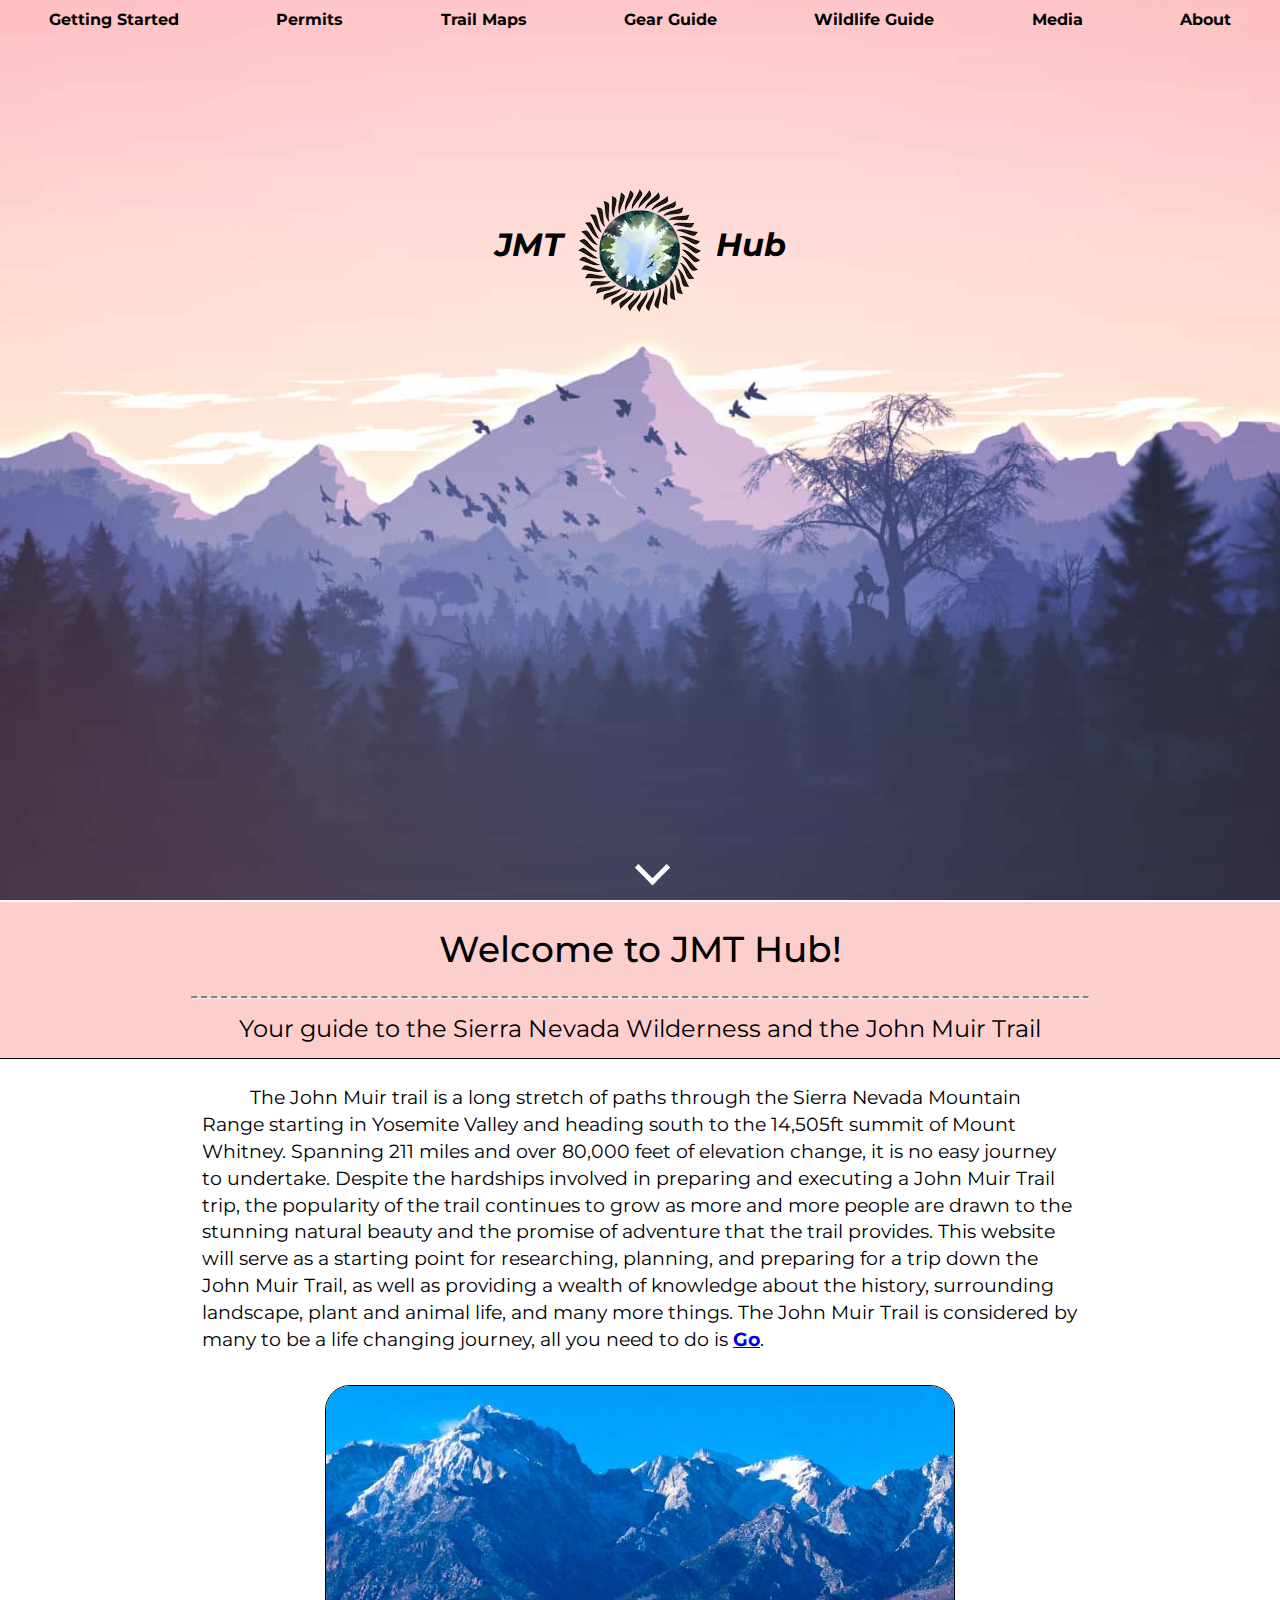
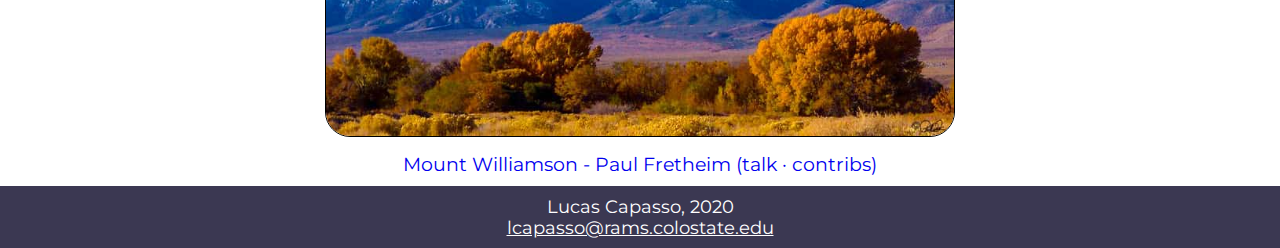
<file: jmt-hub/index.html>
<!doctype html>
<html lang="en">

<head>
    <meta charset="utf-8">
    <title>Home | Trail Guides | JMT Hub</title>
    <meta name="viewport" content="width=device-width, initial-scale=1">

    <!-- Main style sheet  -->

    <link rel="stylesheet" type="text/css" href="css/layout.css">

    <!-- Narrow style sheet  -->

    <link href="css/mobile.css" rel="stylesheet" media="only screen and (max-width:700px)">

    <link href="https://fonts.googleapis.com/css2?family=Montserrat:ital,wght@0,400;0,500;0,700;1,500&family=Raleway:ital,wght@0,400;0,500;0,700;1,500&display=swap" rel="stylesheet">

    <script src="https://ajax.googleapis.com/ajax/libs/jquery/3.1.1/jquery.min.js"></script>

</head>

<body>
    <!-- Controls function of hamburger menu  -->

    <script>
        $(document).ready(function() {
            $(".cross").hide();
            $(".menu").hide();
            $(".hamburger").click(function() {
                $(".menu").slideToggle("slow", function() {
                    $(".hamburger").hide();
                    $(".cross").show();
                });
            });

            $(".cross").click(function() {
                $(".menu").slideToggle("slow", function() {
                    $(".cross").hide();
                    $(".hamburger").show();
                });
            });
        });

    </script>

    <div class="wrapper">
        <div class="top">
            <nav>
                <ul>
                    <li><a href="./getting-started.html">Getting Started</a></li>
                    <li><a href="./permits.html">Permits</a></li>
                    <li><a href="./trail-maps.html">Trail Maps</a></li>
                    <li><a href="./gear-guide.html">Gear Guide</a></li>
                    <li><a href="./wildlife-guide.html">Wildlife Guide</a></li>
                    <li><a href="./media.html">Media</a></li>
                    <li><a href="./about.html">About</a></li>
                </ul>
            </nav>
            <!-- Hamburger menu controls -->

            <div id="mobile">
                <button class="hamburger">&#x2261;</button>
                <button class="cross">x</button>
            </div>

            <!-- Hamburger menu options  -->

            <div class="menu">
                <ul>
                    <li><a href="./getting-started.html">Getting Started</a></li>
                    <li><a href="./permits.html">Permits</a></li>
                    <li><a href="./trail-maps.html">Trail Maps</a></li>
                    <li><a href="./gear-guide.html">Gear Guide</a></li>
                    <li><a href="./wildlife-guide.html">Wildlife Guide</a></li>
                    <li><a href="./media.html">Media</a></li>
                    <li><a href="./about.html">About</a></li>
                </ul>
            </div>

            <header class="landing-header">
                <div>
                    <a href="./index.html" class="home-logo">
                        <h1><em>JMT</em></h1>
                        <picture>
                            <source srcset="images/logo.webp" type="image/webp">
                            <source srcset="images/logo.png" type="image/png">
                            <img src="./images/logo.png" alt="JMT Hub Logo">
                        </picture>
                        <h1><em>Hub</em></h1>
                    </a>
                </div>
            </header>
            <i class="arrow down"></i>
            <!--     background image       <a href="https://commons.wikimedia.org/wiki/File:Mountains-1412683.svg" title="via Wikimedia Commons">m5tef/CC0</a>-->

            <!--   logo graphic    <a target="_blank" href="https://www.vexels.com/vectors/preview/144604/forest-landscape-with-tall-trees"> Forest landscape with tall trees </a> | Free vector by <a target="_blank" href="https://www.vexels.com/">Vexels</a>-->

            <!--    logo border   <a href="http://clipartmag.com/rope-circle-clipart">Rope Circle Clipart</a>-->
        </div>
        <div class="landing-content-header">
            <h2>Welcome to JMT Hub!</h2>
            <hr>
            <p>Your guide to the Sierra Nevada Wilderness and the John Muir Trail</p>
        </div>
        <div class="content">
            <p>The John Muir trail is a long stretch of paths through the Sierra Nevada Mountain Range starting in Yosemite Valley and heading south to the 14,505ft summit of Mount Whitney. Spanning 211 miles and over 80,000 feet of elevation change, it is no easy journey to undertake. Despite the hardships involved in preparing and executing a John Muir Trail trip, the popularity of the trail continues to grow as more and more people are drawn to the stunning natural beauty and the promise of adventure that the trail provides. This website will serve as a starting point for researching, planning, and preparing for a trip down the John Muir Trail, as well as providing a wealth of knowledge about the history, surrounding landscape, plant and animal life, and many more things. The John Muir Trail is considered by many to be a life changing journey, all you need to do is <a href="./getting-started.html"><strong>Go</strong></a>.</p>
            <div class="img-attr">
                <picture>
                    <source media="(max-width: 700px)" srcset="./images/williamson-tree-mobile.jpg" type="image/jpeg">
                    <source media="(min-width: 700px)" srcset="./images/williamson-tree-distant.jpg" type="image/jpeg">
                    <img src="./images/williamson-tree-distant.jpg" alt="Mount Williamson Over Owens Valley">
                </picture>

                <a href="https://commons.wikimedia.org/wiki/File:Williamson_tree_distant.jpg" title="via Wikimedia Commons">Mount Williamson - Paul Fretheim (talk · contribs)</a>
            </div>
        </div>
        <footer>
            Lucas Capasso, 2020 <br>
            <a href="#">lcapasso@rams.colostate.edu</a>
        </footer>
    </div>
</body>

</html>
</file>
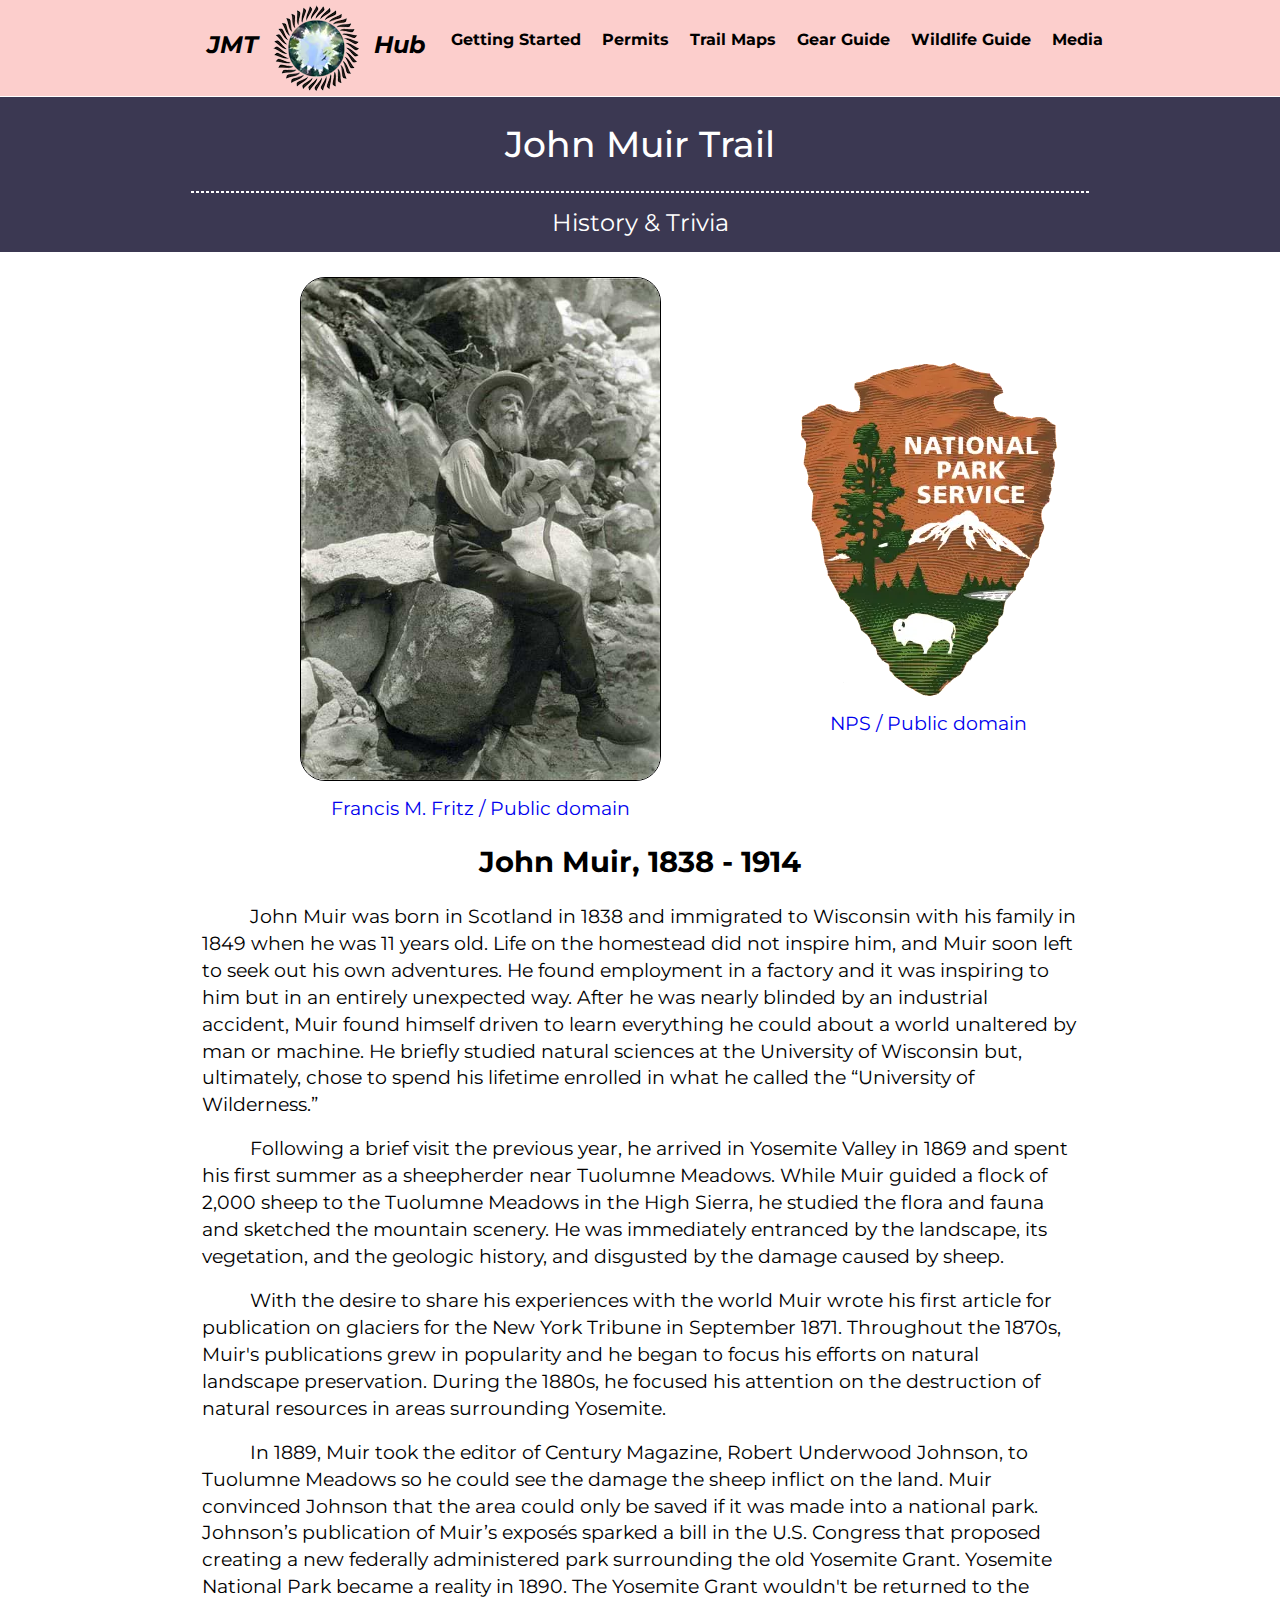
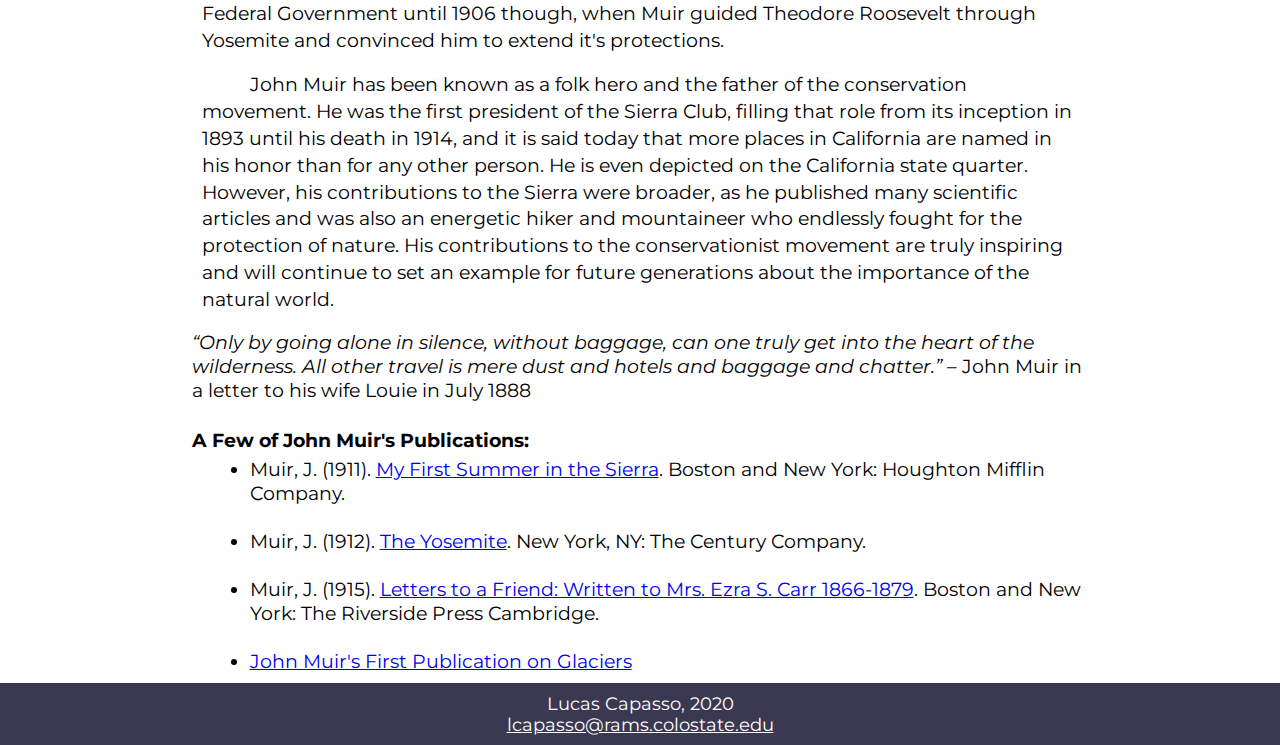
<file: jmt-hub/about.html>
<!doctype html>
<html lang="en">

<head>
    <meta charset="utf-8">
    <title>About | JMT Info | JMT Hub</title>
    <meta name="viewport" content="width=device-width, initial-scale=1">

    <!-- Main style sheet  -->

    <link rel="stylesheet" type="text/css" href="css/layout.css">

    <!-- Narrow style sheet  -->

    <link href="css/mobile.css" rel="stylesheet" media="only screen and (max-width:700px)">

    <link href="https://fonts.googleapis.com/css2?family=Montserrat:ital,wght@0,400;0,500;0,700;1,500&family=Raleway:ital,wght@0,400;0,500;0,700;1,500&display=swap" rel="stylesheet">

    <script src="https://ajax.googleapis.com/ajax/libs/jquery/3.1.1/jquery.min.js"></script>

</head>

<body>
    <!-- Controls function of hamburger menu  -->

    <script>
        $(document).ready(function() {
            $(".cross").hide();
            $(".menu").hide();
            $(".hamburger").click(function() {
                $(".menu").slideToggle("slow", function() {
                    $(".hamburger").hide();
                    $(".cross").show();
                });
            });

            $(".cross").click(function() {
                $(".menu").slideToggle("slow", function() {
                    $(".cross").hide();
                    $(".hamburger").show();
                });
            });
        });

    </script>

    <div class="wrapper">
        <div class="small-top">
            <div class="justified-flex">
                <header class="smaller-header">
                    <a href="./index.html" class="logo">
                        <h2><em>JMT</em></h2>
                        <picture>
                            <source srcset="images/small-logo.webp" type="image/webp">
                            <source srcset="images/small-logo.png" type="image/png">
                            <img src="./images/small-logo.png" alt="JMT Hub Logo">
                        </picture>
                        <h2><em>Hub</em></h2>
                    </a>
                </header>
                <nav>
                    <ul>
                        <li><a href="./getting-started.html">Getting Started</a></li>
                        <li><a href="./permits.html">Permits</a></li>
                        <li><a href="./trail-maps.html">Trail Maps</a></li>
                        <li><a href="./gear-guide.html">Gear Guide</a></li>
                        <li><a href="./wildlife-guide.html">Wildlife Guide</a></li>
                        <li><a href="./media.html">Media</a></li>
                    </ul>
                </nav>
                <!-- Hamburger menu controls -->

                <div id="mobile">
                    <button class="hamburger">&#x2261;</button>
                    <button class="cross">x</button>
                </div>

                <!-- Hamburger menu options  -->

                <div class="menu">
                    <ul>
                        <li><a href="./getting-started.html">Getting Started</a></li>
                        <li><a href="./permits.html">Permits</a></li>
                        <li><a href="./trail-maps.html">Trail Maps</a></li>
                        <li><a href="./gear-guide.html">Gear Guide</a></li>
                        <li><a href="./wildlife-guide.html">Wildlife Guide</a></li>
                        <li><a href="./media.html">Media</a></li>
                    </ul>
                </div>
            </div>
            <!--   logo graphic    <a target="_blank" href="https://www.vexels.com/vectors/preview/144604/forest-landscape-with-tall-trees"> Forest landscape with tall trees </a> | Free vector by <a target="_blank" href="https://www.vexels.com/">Vexels</a>-->

            <!--    logo border   <a href="http://clipartmag.com/rope-circle-clipart">Rope Circle Clipart</a>-->
        </div>
        <div class="content-header">
            <h2>John Muir Trail</h2>
            <hr>
            <p>History &amp; Trivia</p>
        </div>
        <div class="content">
            <div class="three-column">
                <div class="img-attr">
                    <img src="./images/john-muir.jpg" alt="John Muir With Cane">
                    <a href="https://commons.wikimedia.org/wiki/File:John_Muir_Cane.JPG" title="via Wikimedia Commons">Francis M. Fritz / Public domain</a>
                </div>
                <div class="logo-attr">
                    <picture>
                        <source srcset="images/nps-logo.webp " type="image/webp">
                        <source srcset="images/nps-logo.png" type="image/png">
                        <img src="./images/nps-logo.png" alt="National Park Service Logo">
                    </picture>
                    <a href="https://commons.wikimedia.org/wiki/File:Logo_of_the_United_States_National_Park_Service.svg" title="via Wikimedia Commons">NPS / Public domain</a>
                </div>
            </div>
            <div>
                <h2>John Muir, 1838 - 1914</h2>
                <p>John Muir was born in Scotland in 1838 and immigrated to Wisconsin with his family in 1849 when he was 11 years old. Life on the homestead did not inspire him, and Muir soon left to seek out his own adventures. He found employment in a factory and it was inspiring to him but in an entirely unexpected way. After he was nearly blinded by an industrial accident, Muir found himself driven to learn everything he could about a world unaltered by man or machine. He briefly studied natural sciences at the University of Wisconsin but, ultimately, chose to spend his lifetime enrolled in what he called the “University of Wilderness.”</p>
                <p>Following a brief visit the previous year, he arrived in Yosemite Valley in 1869 and spent his first summer as a sheepherder near Tuolumne Meadows. While Muir guided a flock of 2,000 sheep to the Tuolumne Meadows in the High Sierra, he studied the flora and fauna and sketched the mountain scenery. He was immediately entranced by the landscape, its vegetation, and the geologic history, and disgusted by the damage caused by sheep.</p>
                <p>With the desire to share his experiences with the world Muir wrote his first article for publication on glaciers for the New York Tribune in September 1871. Throughout the 1870s, Muir's publications grew in popularity and he began to focus his efforts on natural landscape preservation. During the 1880s, he focused his attention on the destruction of natural resources in areas surrounding Yosemite.</p>
                <p>In 1889, Muir took the editor of Century Magazine, Robert Underwood Johnson, to Tuolumne Meadows so he could see the damage the sheep inflict on the land. Muir convinced Johnson that the area could only be saved if it was made into a national park. Johnson’s publication of Muir’s exposés sparked a bill in the U.S. Congress that proposed creating a new federally administered park surrounding the old Yosemite Grant. Yosemite National Park became a reality in 1890. The Yosemite Grant wouldn't be returned to the Federal Government until 1906 though, when Muir guided Theodore Roosevelt through Yosemite and convinced him to extend it's protections.</p>
                <p></p>
                <p>John Muir has been known as a folk hero and the father of the conservation movement. He was the first president of the Sierra Club, filling that role from its inception in 1893 until his death in 1914, and it is said today that more places in California are named in his honor than for any other person. He is even depicted on the California state quarter. However, his contributions to the Sierra were broader, as he published many scientific articles and was also an energetic hiker and mountaineer who endlessly fought for the protection of nature. His contributions to the conservationist movement are truly inspiring and will continue to set an example for future generations about the importance of the natural world.</p>
                <em>“Only by going alone in silence, without baggage, can one truly get into the heart of the wilderness. All other travel is mere dust and hotels and baggage and chatter.”</em> – John Muir in a letter to his wife Louie in July 1888
                <h4>A Few of John Muir's Publications:</h4>
                <ul>
                    <li>Muir, J. (1911). <a href="https://archive.org/details/myfirstsummerins00muir/page/n11/mode/2up">My First Summer in the Sierra</a>. Boston and New York: Houghton Mifflin Company.<br><br></li>
                    <li>Muir, J. (1912). <a href="http://www.archive.org/details/yosemite00unkngoog">The Yosemite</a>. New York, NY: The Century Company.<br><br></li>
                    <li>Muir, J. (1915). <a href="http://www.archive.org/details/letterstoafrien00muirgoog">Letters to a Friend: Written to Mrs. Ezra S. Carr 1866-1879</a>. Boston and New York: The Riverside Press Cambridge.<br><br></li>
                    <li><a href="https://vault.sierraclub.org/john_muir_exhibit/writings/yosemite_glaciers.aspx">John Muir's First Publication on Glaciers</a></li>
                </ul>
            </div>
        </div>
        <footer>
            Lucas Capasso, 2020 <br>
            <a href="#">lcapasso@rams.colostate.edu</a><br>
        </footer>
    </div>
</body>

</html>
</file>
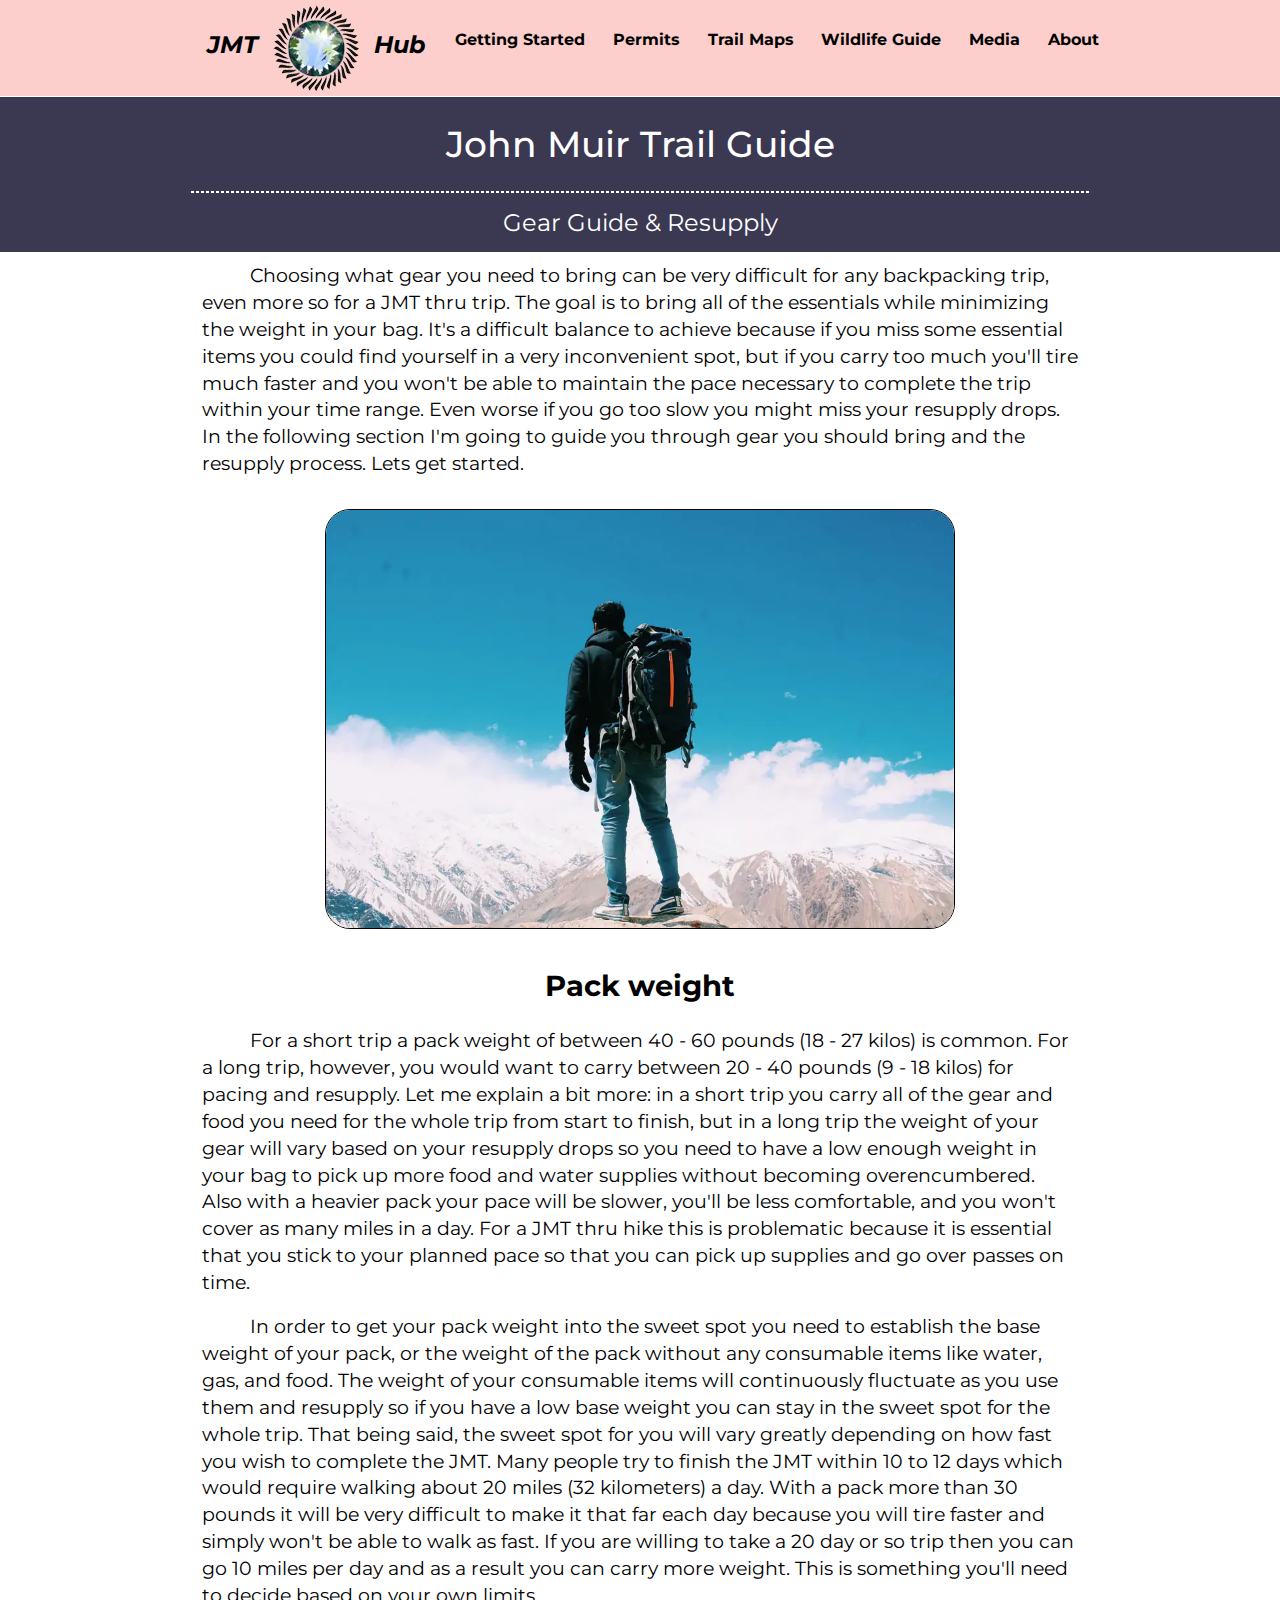
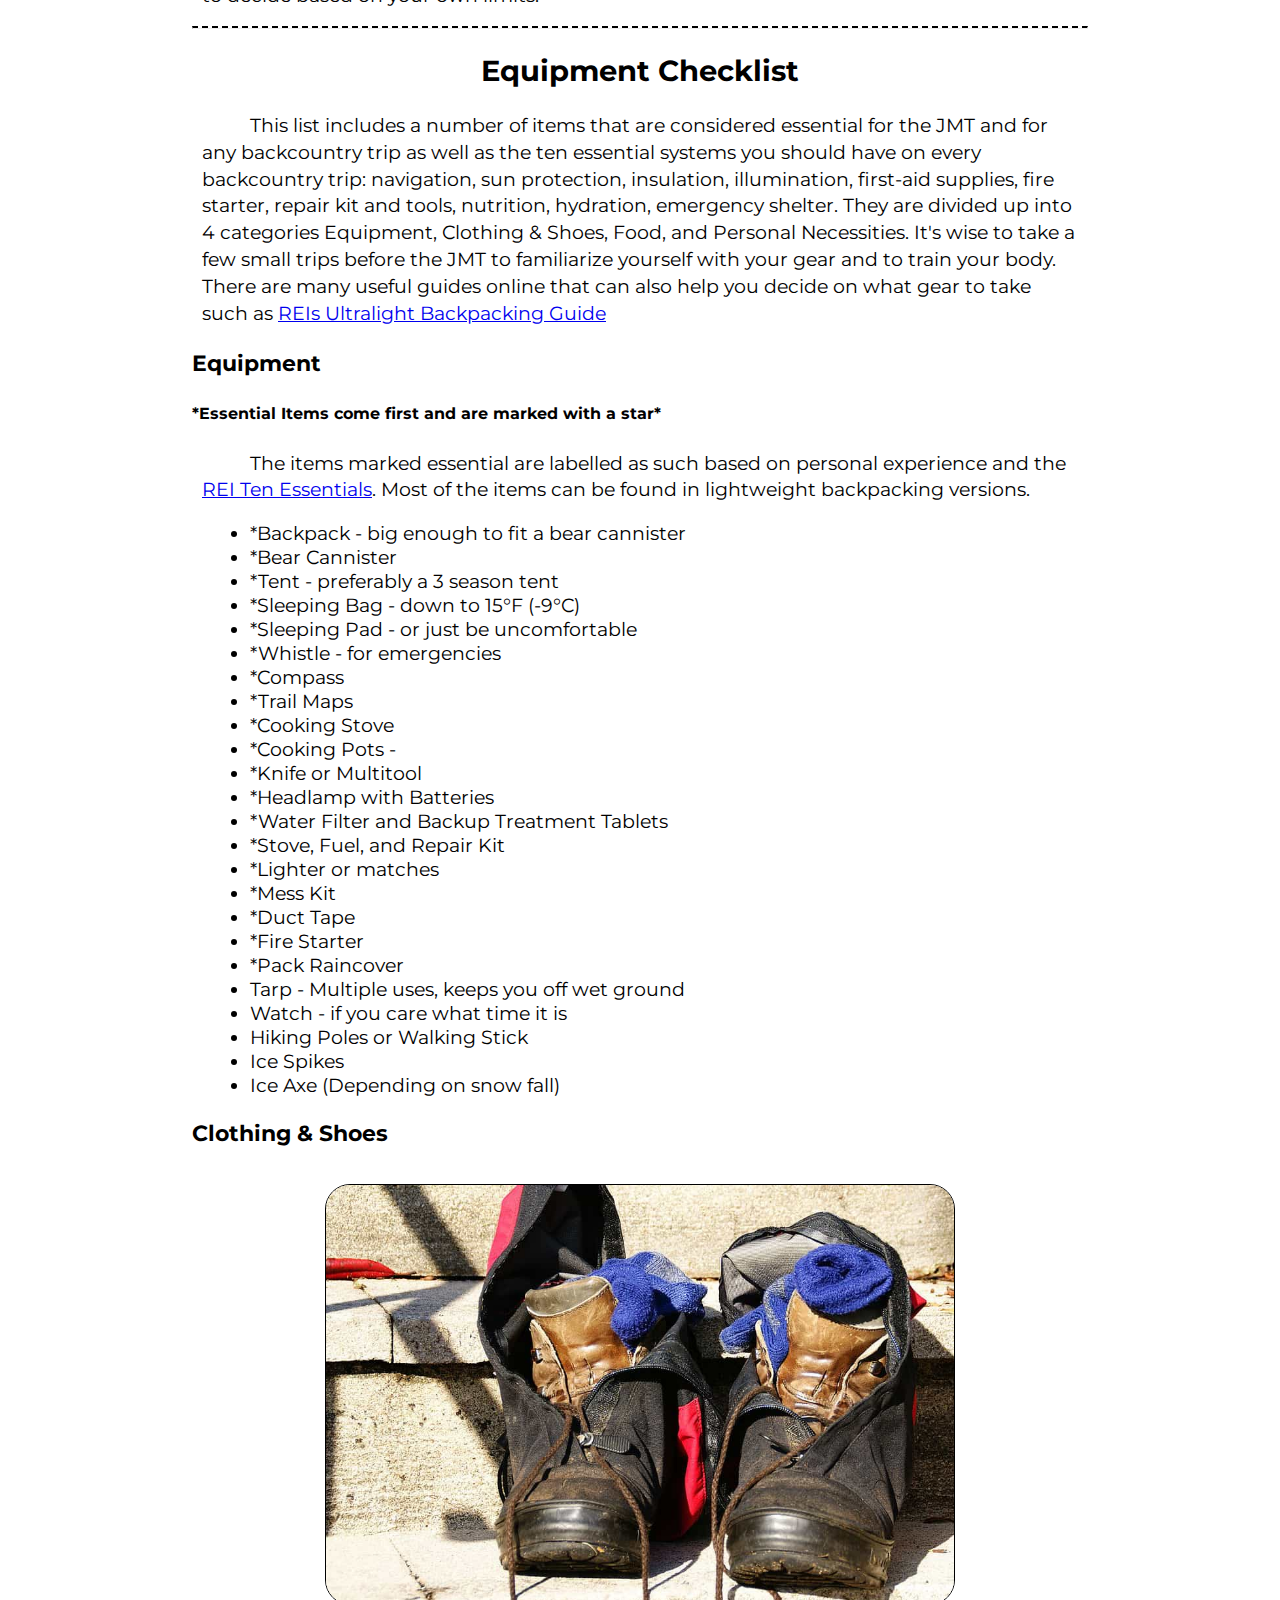
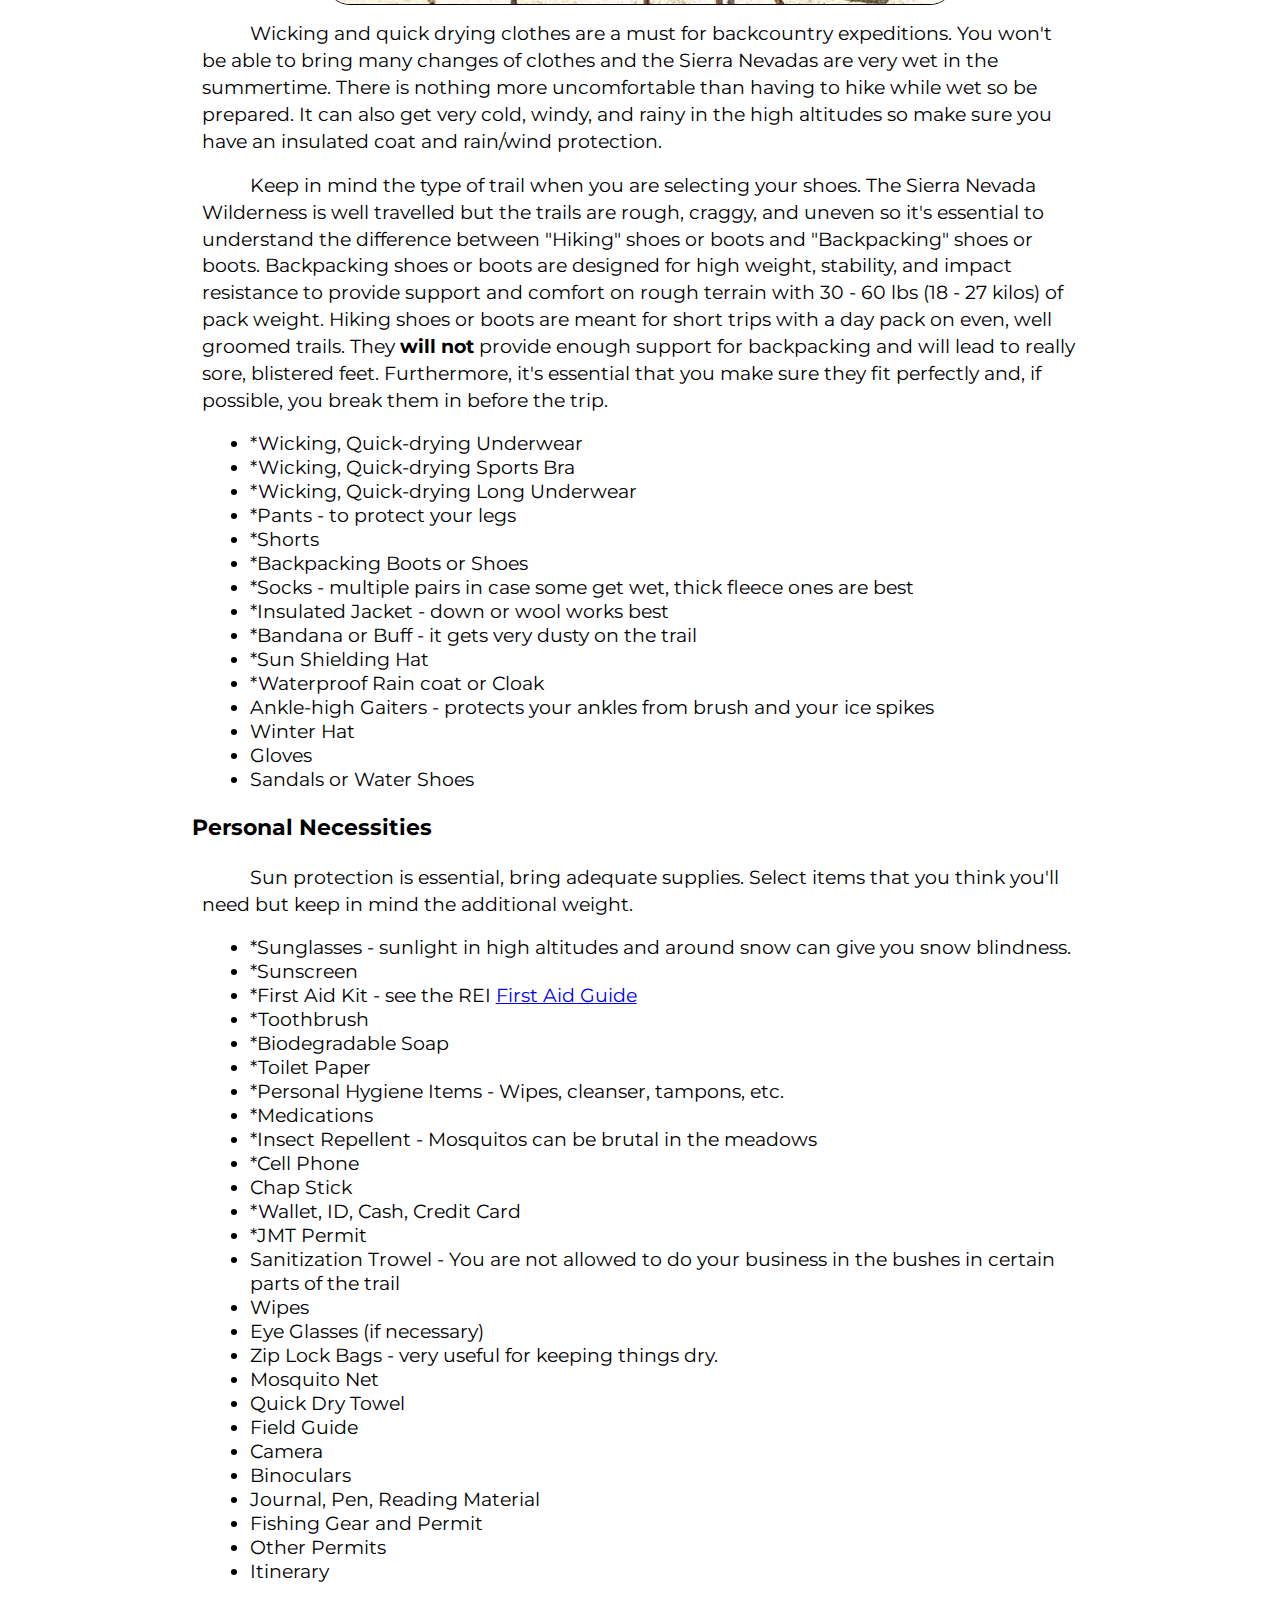
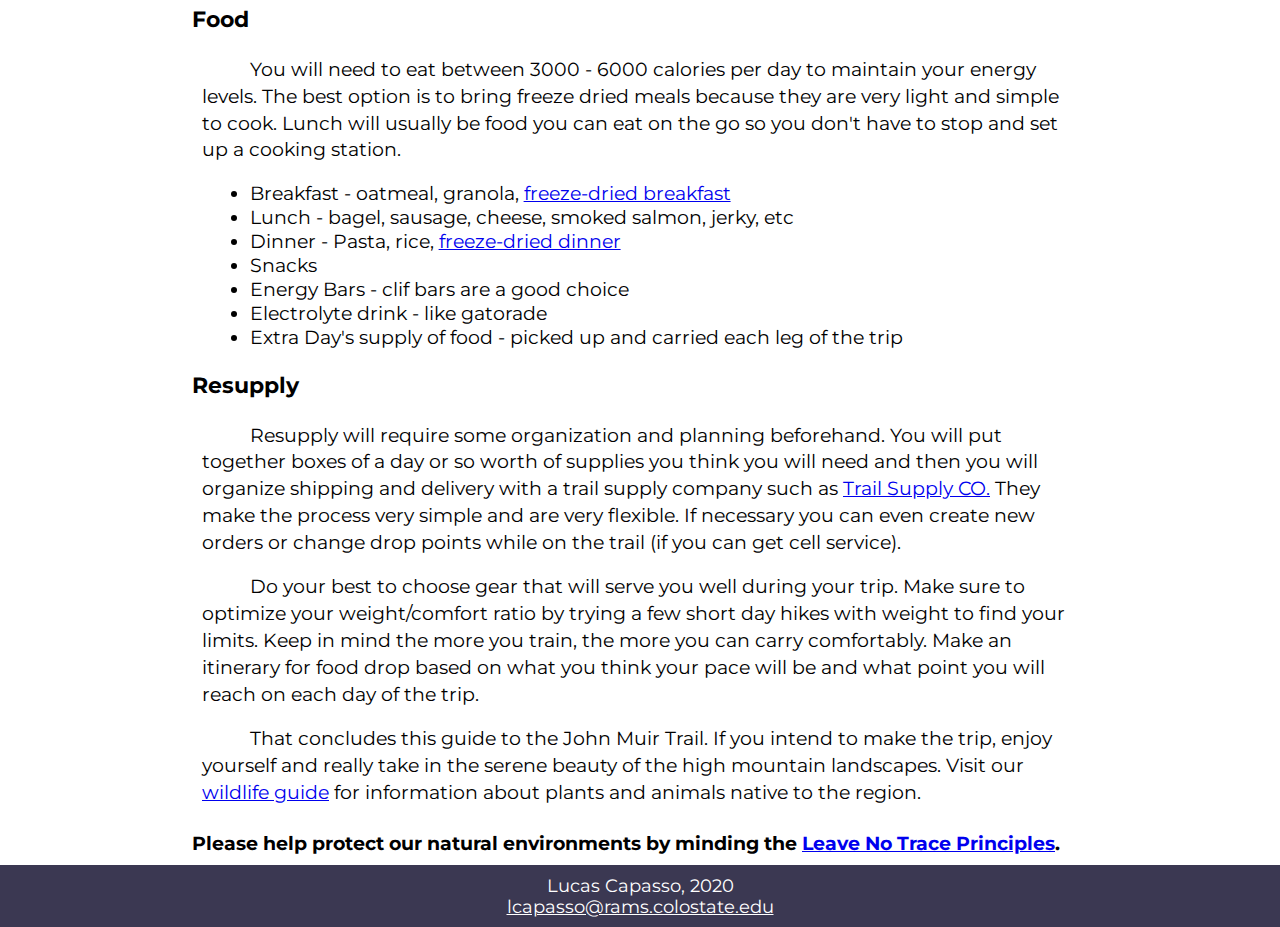
<file: jmt-hub/gear-guide.html>
<!doctype html>
<html lang="en">

<head>
    <meta charset="utf-8">
    <title>Gear Guide | JMT Guides | JMT Hub</title>
    <meta name="viewport" content="width=device-width, initial-scale=1">

    <!-- Main style sheet  -->

    <link rel="stylesheet" type="text/css" href="css/layout.css">

    <!-- Narrow style sheet  -->

    <link href="css/mobile.css" rel="stylesheet" media="only screen and (max-width:700px)">

    <link href="https://fonts.googleapis.com/css2?family=Montserrat:ital,wght@0,400;0,500;0,700;1,500&family=Raleway:ital,wght@0,400;0,500;0,700;1,500&display=swap" rel="stylesheet">

    <script src="https://ajax.googleapis.com/ajax/libs/jquery/3.1.1/jquery.min.js"></script>

</head>

<body>
    <!-- Controls function of hamburger menu  -->

    <script>
        $(document).ready(function() {
            $(".cross").hide();
            $(".menu").hide();
            $(".hamburger").click(function() {
                $(".menu").slideToggle("slow", function() {
                    $(".hamburger").hide();
                    $(".cross").show();
                });
            });

            $(".cross").click(function() {
                $(".menu").slideToggle("slow", function() {
                    $(".cross").hide();
                    $(".hamburger").show();
                });
            });
        });

    </script>

    <div class="wrapper">
        <div class="small-top">
            <div class="justified-flex">
                <header class="smaller-header">
                    <a href="./index.html" class="logo">
                        <h2><em>JMT</em></h2>
                        <picture>
                            <source srcset="images/small-logo.webp" type="image/webp">
                            <source srcset="images/small-logo.png" type="image/png">
                            <img src="./images/small-logo.png" alt="JMT Hub Logo">
                        </picture>
                        <h2><em>Hub</em></h2>
                    </a>
                </header>
                <nav>
                    <ul>
                        <li><a href="./getting-started.html">Getting Started</a></li>
                        <li><a href="./permits.html">Permits</a></li>
                        <li><a href="./trail-maps.html">Trail Maps</a></li>
                        <li><a href="./wildlife-guide.html">Wildlife Guide</a></li>
                        <li><a href="./media.html">Media</a></li>
                        <li><a href="./about.html">About</a></li>
                    </ul>
                </nav>
                <!-- Hamburger menu controls -->

                <div id="mobile">
                    <button class="hamburger">&#x2261;</button>
                    <button class="cross">x</button>
                </div>

                <!-- Hamburger menu options  -->

                <div class="menu">
                    <ul>
                        <li><a href="./getting-started.html">Getting Started</a></li>
                        <li><a href="./permits.html">Permits</a></li>
                        <li><a href="./trail-maps.html">Trail Maps</a></li>
                        <li><a href="./wildlife-guide.html">Wildlife Guide</a></li>
                        <li><a href="./media.html">Media</a></li>
                        <li><a href="./about.html">About</a></li>
                    </ul>
                </div>
            </div>
            <!--           boots pic <a href="https://commons.wikimedia.org/wiki/File:Old_friends.jpg" title="via Wikimedia Commons">Herbythyme</a> / <a href="https://creativecommons.org/licenses/by-sa/4.0">CC BY-SA</a>-->
            <!--   logo graphic    <a target="_blank" href="https://www.vexels.com/vectors/preview/144604/forest-landscape-with-tall-trees"> Forest landscape with tall trees </a> | Free vector by <a target="_blank" href="https://www.vexels.com/">Vexels</a>-->

            <!--    logo border   <a href="http://clipartmag.com/rope-circle-clipart">Rope Circle Clipart</a>-->
        </div>
        <div class="content-header">
            <h2>John Muir Trail Guide</h2>
            <hr>
            <p>Gear Guide &amp; Resupply</p>
        </div>
        <div class="content">
            <p>Choosing what gear you need to bring can be very difficult for any backpacking trip, even more so for a JMT thru trip. The goal is to bring all of the essentials while minimizing the weight in your bag. It's a difficult balance to achieve because if you miss some essential items you could find yourself in a very inconvenient spot, but if you carry too much you'll tire much faster and you won't be able to maintain the pace necessary to complete the trip within your time range. Even worse if you go too slow you might miss your resupply drops. In the following section I'm going to guide you through gear you should bring and the resupply process. Lets get started.</p>

            <div class="img-attr">
                <picture>
                    <source srcset="images/man-standing-on-top-of-mountain.webp " type="image/webp">
                    <source srcset="images/man-standing-on-top-of-mountain.jpg" type="image/jpeg">
                    <img src="./images/man-standing-on-top-of-mountain.jpg" alt="Man Standing On Mountain Top">
                </picture>
            </div>
            <h2>Pack weight</h2>
            <p>For a short trip a pack weight of between 40 - 60 pounds (18 - 27 kilos) is common. For a long trip, however, you would want to carry between 20 - 40 pounds (9 - 18 kilos) for pacing and resupply. Let me explain a bit more: in a short trip you carry all of the gear and food you need for the whole trip from start to finish, but in a long trip the weight of your gear will vary based on your resupply drops so you need to have a low enough weight in your bag to pick up more food and water supplies without becoming overencumbered. Also with a heavier pack your pace will be slower, you'll be less comfortable, and you won't cover as many miles in a day. For a JMT thru hike this is problematic because it is essential that you stick to your planned pace so that you can pick up supplies and go over passes on time.</p>
            <p>In order to get your pack weight into the sweet spot you need to establish the base weight of your pack, or the weight of the pack without any consumable items like water, gas, and food. The weight of your consumable items will continuously fluctuate as you use them and resupply so if you have a low base weight you can stay in the sweet spot for the whole trip. That being said, the sweet spot for you will vary greatly depending on how fast you wish to complete the JMT. Many people try to finish the JMT within 10 to 12 days which would require walking about 20 miles (32 kilometers) a day. With a pack more than 30 pounds it will be very difficult to make it that far each day because you will tire faster and simply won't be able to walk as fast. If you are willing to take a 20 day or so trip then you can go 10 miles per day and as a result you can carry more weight. This is something you'll need to decide based on your own limits.</p>
            <hr>
            <h2>Equipment Checklist</h2>
            <p>
                This list includes a number of items that are considered essential for the JMT and for any backcountry trip as well as the ten essential systems you should have on every backcountry trip: navigation, sun protection, insulation, illumination, first-aid supplies, fire starter, repair kit and tools, nutrition, hydration, emergency shelter. They are divided up into 4 categories Equipment, Clothing &amp; Shoes, Food, and Personal Necessities. It's wise to take a few small trips before the JMT to familiarize yourself with your gear and to train your body. There are many useful guides online that can also help you decide on what gear to take such as <a href="https://www.rei.com/learn/expert-advice/thru-hiking-goal-training.html">REIs Ultralight Backpacking Guide</a>
            </p>

            <h3>Equipment</h3>
            <h5>*Essential Items come first and are marked with a star*</h5>
            <p>The items marked essential are labelled as such based on personal experience and the <a href="https://www.rei.com/learn/expert-advice/ten-essentials.html">REI Ten Essentials</a>. Most of the items can be found in lightweight backpacking versions.</p>
            <ul>
                <li>*Backpack - big enough to fit a bear cannister</li>
                <li>*Bear Cannister</li>
                <li>*Tent - preferably a 3 season tent</li>
                <li>*Sleeping Bag - down to 15&#176;F (-9&#176;C)</li>
                <li>*Sleeping Pad - or just be uncomfortable</li>
                <li>*Whistle - for emergencies</li>
                <li>*Compass</li>
                <li>*Trail Maps</li>
                <li>*Cooking Stove</li>
                <li>*Cooking Pots - </li>
                <li>*Knife or Multitool</li>
                <li>*Headlamp with Batteries</li>
                <li>*Water Filter and Backup Treatment Tablets</li>
                <li>*Stove, Fuel, and Repair Kit</li>
                <li>*Lighter or matches</li>
                <li>*Mess Kit</li>
                <li>*Duct Tape</li>
                <li>*Fire Starter</li>
                <li>*Pack Raincover</li>
                <li>Tarp - Multiple uses, keeps you off wet ground</li>
                <li>Watch - if you care what time it is</li>
                <li>Hiking Poles or Walking Stick</li>
                <li>Ice Spikes</li>
                <li>Ice Axe (Depending on snow fall)</li>
            </ul>
            <h3>Clothing &amp; Shoes</h3>
            <div class="img-attr">
                <img src="./images/boots.jpg" alt="Hiking Boots on Stairs">
            </div>
            <p>Wicking and quick drying clothes are a must for backcountry expeditions. You won't be able to bring many changes of clothes and the Sierra Nevadas are very wet in the summertime. There is nothing more uncomfortable than having to hike while wet so be prepared. It can also get very cold, windy, and rainy in the high altitudes so make sure you have an insulated coat and rain/wind protection.</p>
            <p>Keep in mind the type of trail when you are selecting your shoes. The Sierra Nevada Wilderness is well travelled but the trails are rough, craggy, and uneven so it's essential to understand the difference between "Hiking" shoes or boots and "Backpacking" shoes or boots. Backpacking shoes or boots are designed for high weight, stability, and impact resistance to provide support and comfort on rough terrain with 30 - 60 lbs (18 - 27 kilos) of pack weight. Hiking shoes or boots are meant for short trips with a day pack on even, well groomed trails. They <strong>will not</strong> provide enough support for backpacking and will lead to really sore, blistered feet. Furthermore, it's essential that you make sure they fit perfectly and, if possible, you break them in before the trip.</p>
            <ul>
                <li>*Wicking, Quick-drying Underwear</li>
                <li>*Wicking, Quick-drying Sports Bra</li>
                <li>*Wicking, Quick-drying Long Underwear</li>
                <li>*Pants - to protect your legs</li>
                <li>*Shorts</li>
                <li>*Backpacking Boots or Shoes</li>
                <li>*Socks - multiple pairs in case some get wet, thick fleece ones are best</li>
                <li>*Insulated Jacket - down or wool works best</li>
                <li>*Bandana or Buff - it gets very dusty on the trail</li>
                <li>*Sun Shielding Hat</li>
                <li>*Waterproof Rain coat or Cloak</li>
                <li>Ankle-high Gaiters - protects your ankles from brush and your ice spikes</li>
                <li>Winter Hat</li>
                <li>Gloves</li>
                <li>Sandals or Water Shoes</li>
            </ul>
            <h3>Personal Necessities</h3>
            <p>Sun protection is essential, bring adequate supplies. Select items that you think you'll need but keep in mind the additional weight.</p>
            <ul>
                <li>*Sunglasses - sunlight in high altitudes and around snow can give you snow blindness.</li>
                <li>*Sunscreen</li>
                <li>*First Aid Kit - see the REI <a href="https://www.rei.com/learn/expert-advice/first-aid-checklist.html">First Aid Guide</a></li>
                <li>*Toothbrush</li>
                <li>*Biodegradable Soap</li>
                <li>*Toilet Paper</li>
                <li>*Personal Hygiene Items - Wipes, cleanser, tampons, etc.</li>
                <li>*Medications</li>
                <li>*Insect Repellent - Mosquitos can be brutal in the meadows</li>
                <li>*Cell Phone</li>
                <li>Chap Stick</li>
                <li>*Wallet, ID, Cash, Credit Card</li>
                <li>*JMT Permit</li>
                <li>Sanitization Trowel - You are not allowed to do your business in the bushes in certain parts of the trail</li>
                <li>Wipes</li>
                <li>Eye Glasses (if necessary)</li>
                <li>Zip Lock Bags - very useful for keeping things dry.</li>
                <li>Mosquito Net</li>
                <li>Quick Dry Towel</li>
                <li>Field Guide</li>
                <li>Camera</li>
                <li>Binoculars</li>
                <li>Journal, Pen, Reading Material</li>
                <li>Fishing Gear and Permit</li>
                <li>Other Permits</li>
                <li>Itinerary</li>
            </ul>
            <h3>Food</h3>
            <p>You will need to eat between 3000 - 6000 calories per day to maintain your energy levels. The best option is to bring freeze dried meals because they are very light and simple to cook. Lunch will usually be food you can eat on the go so you don't have to stop and set up a cooking station.</p>
            <ul>
                <li>Breakfast - oatmeal, granola, <a href="https://www.rei.com/c/freeze-dried-breakfasts">freeze-dried breakfast</a></li>
                <li>Lunch - bagel, sausage, cheese, smoked salmon, jerky, etc</li>
                <li>Dinner - Pasta, rice, <a href="https://www.rei.com/c/freeze-dried-dinners">freeze-dried dinner</a></li>
                <li>Snacks</li>
                <li>Energy Bars - clif bars are a good choice</li>
                <li>Electrolyte drink - like gatorade</li>
                <li>Extra Day's supply of food - picked up and carried each leg of the trip</li>
            </ul>
            <h3>Resupply</h3>
            <p>Resupply will require some organization and planning beforehand. You will put together boxes of a day or so worth of supplies you think you will need and then you will organize shipping and delivery with a trail supply company such as <a href="https://www.trailsupplyco.com/">Trail Supply CO.</a> They make the process very simple and are very flexible. If necessary you can even create new orders or change drop points while on the trail (if you can get cell service).</p>
            <p>Do your best to choose gear that will serve you well during your trip. Make sure to optimize your weight/comfort ratio by trying a few short day hikes with weight to find your limits. Keep in mind the more you train, the more you can carry comfortably. Make an itinerary for food drop based on what you think your pace will be and what point you will reach on each day of the trip.</p>
            <p>That concludes this guide to the John Muir Trail. If you intend to make the trip, enjoy yourself and really take in the serene beauty of the high mountain landscapes. Visit our <a href="./wildlife-guide.html">wildlife guide</a> for information about plants and animals native to the region.</p>
            <h4>Please help protect our natural environments by minding the <a href="https://www.nps.gov/articles/leave-no-trace-seven-principles.htm">Leave No Trace Principles</a>.</h4>

        </div>
        <footer>
            Lucas Capasso, 2020 <br>
            <a href="#">lcapasso@rams.colostate.edu</a>
        </footer>
    </div>
</body>

</html>
</file>
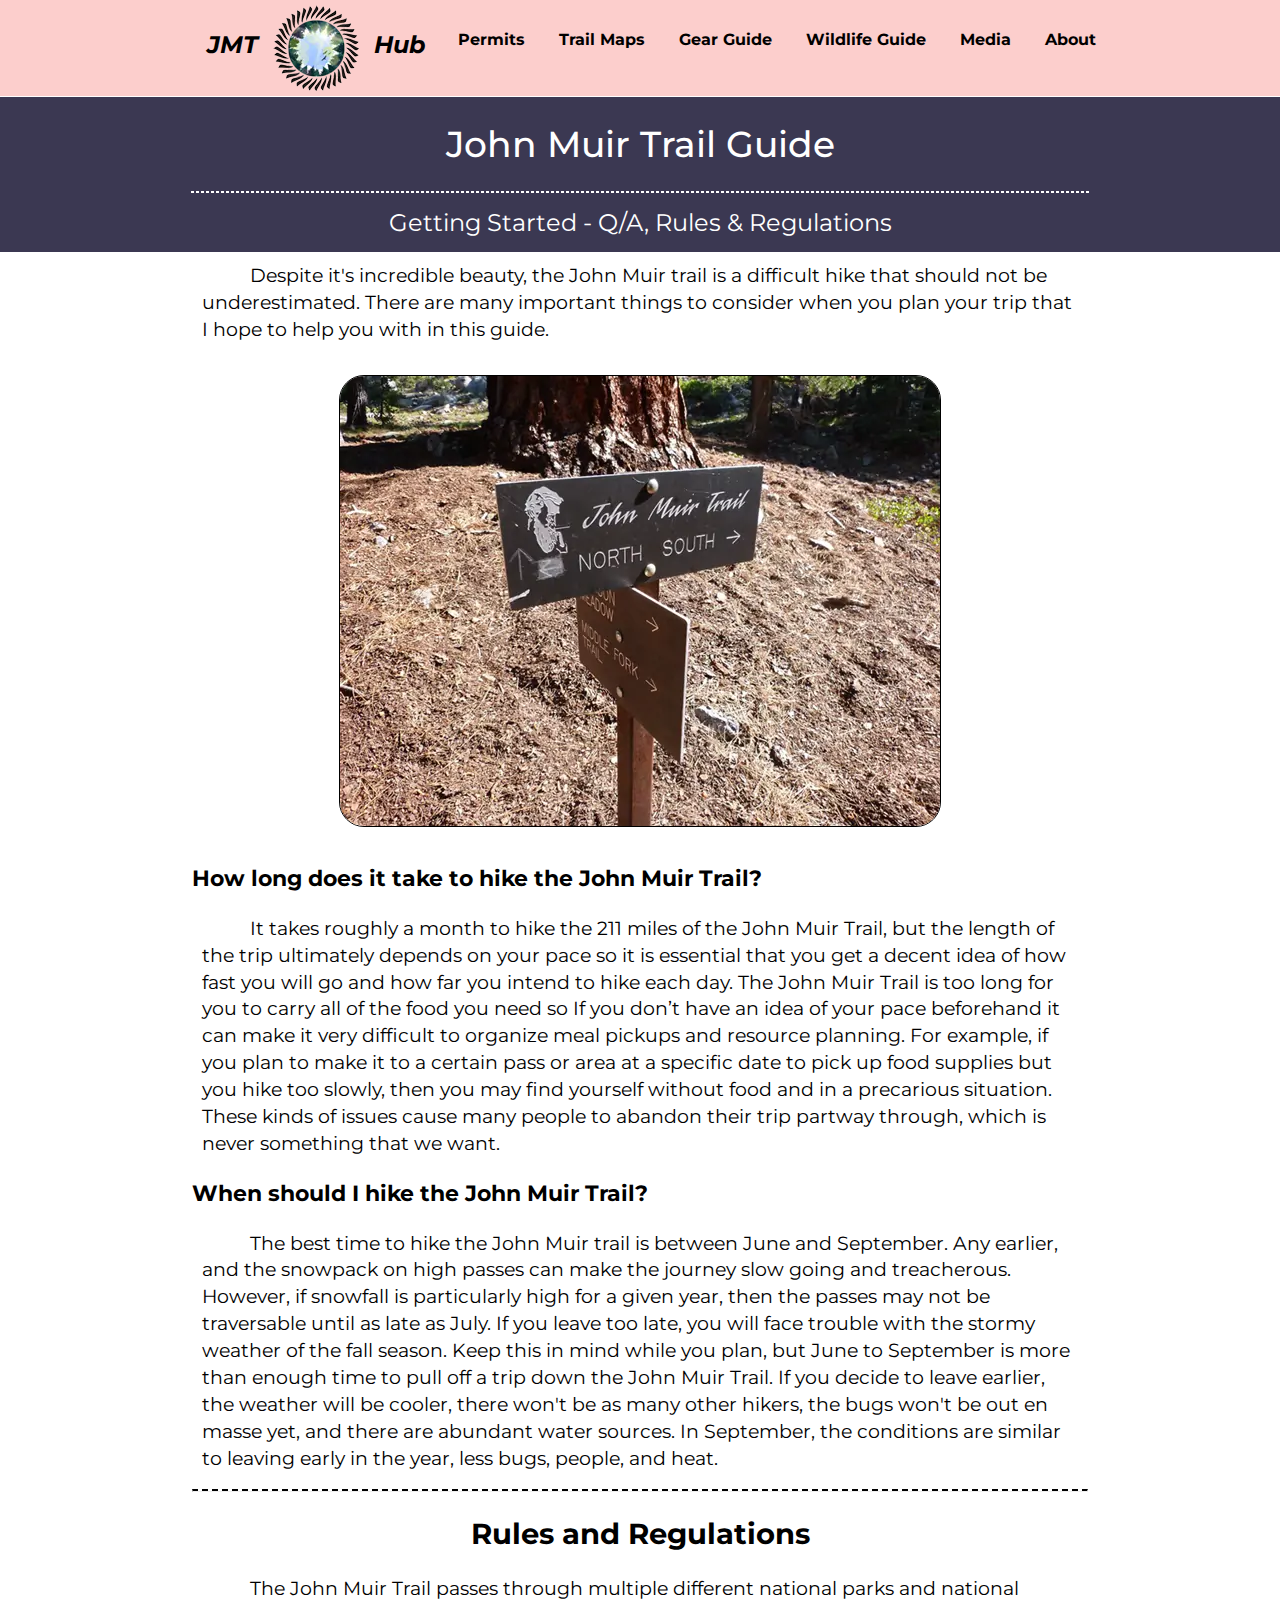
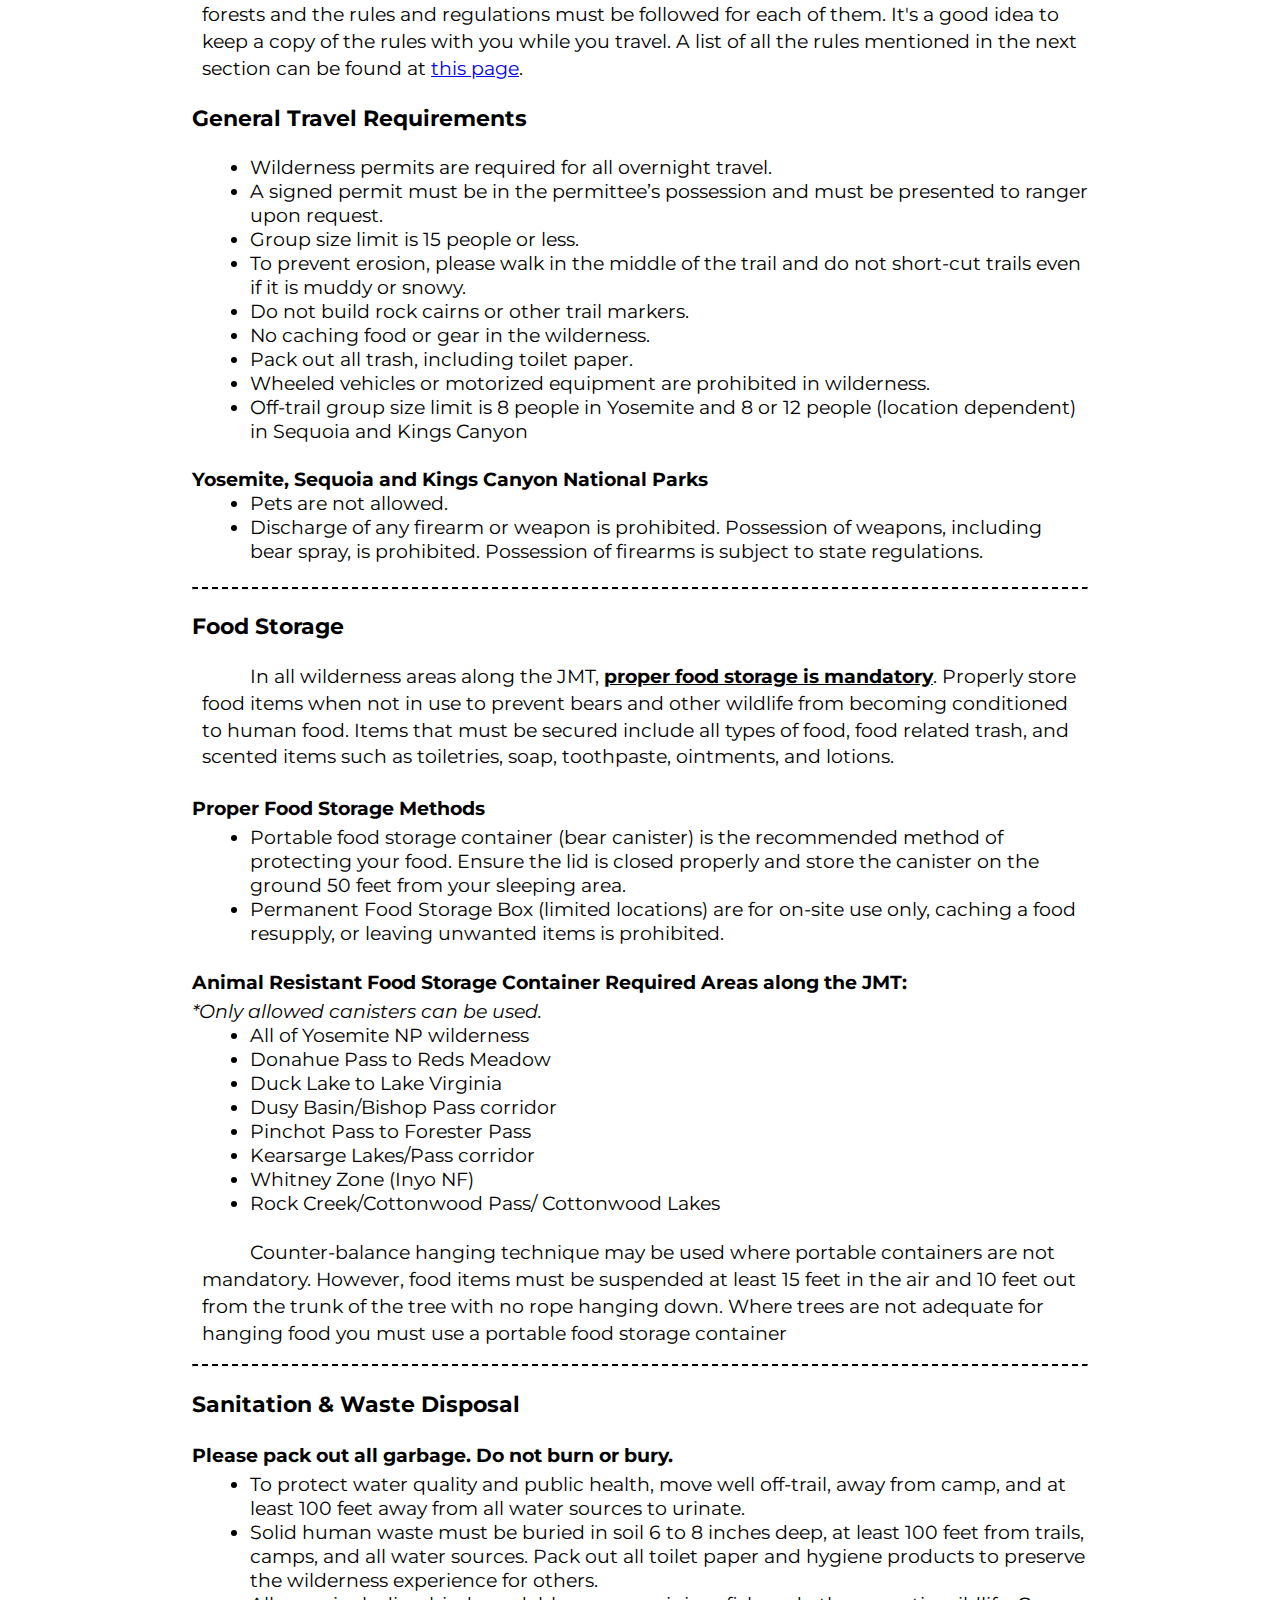
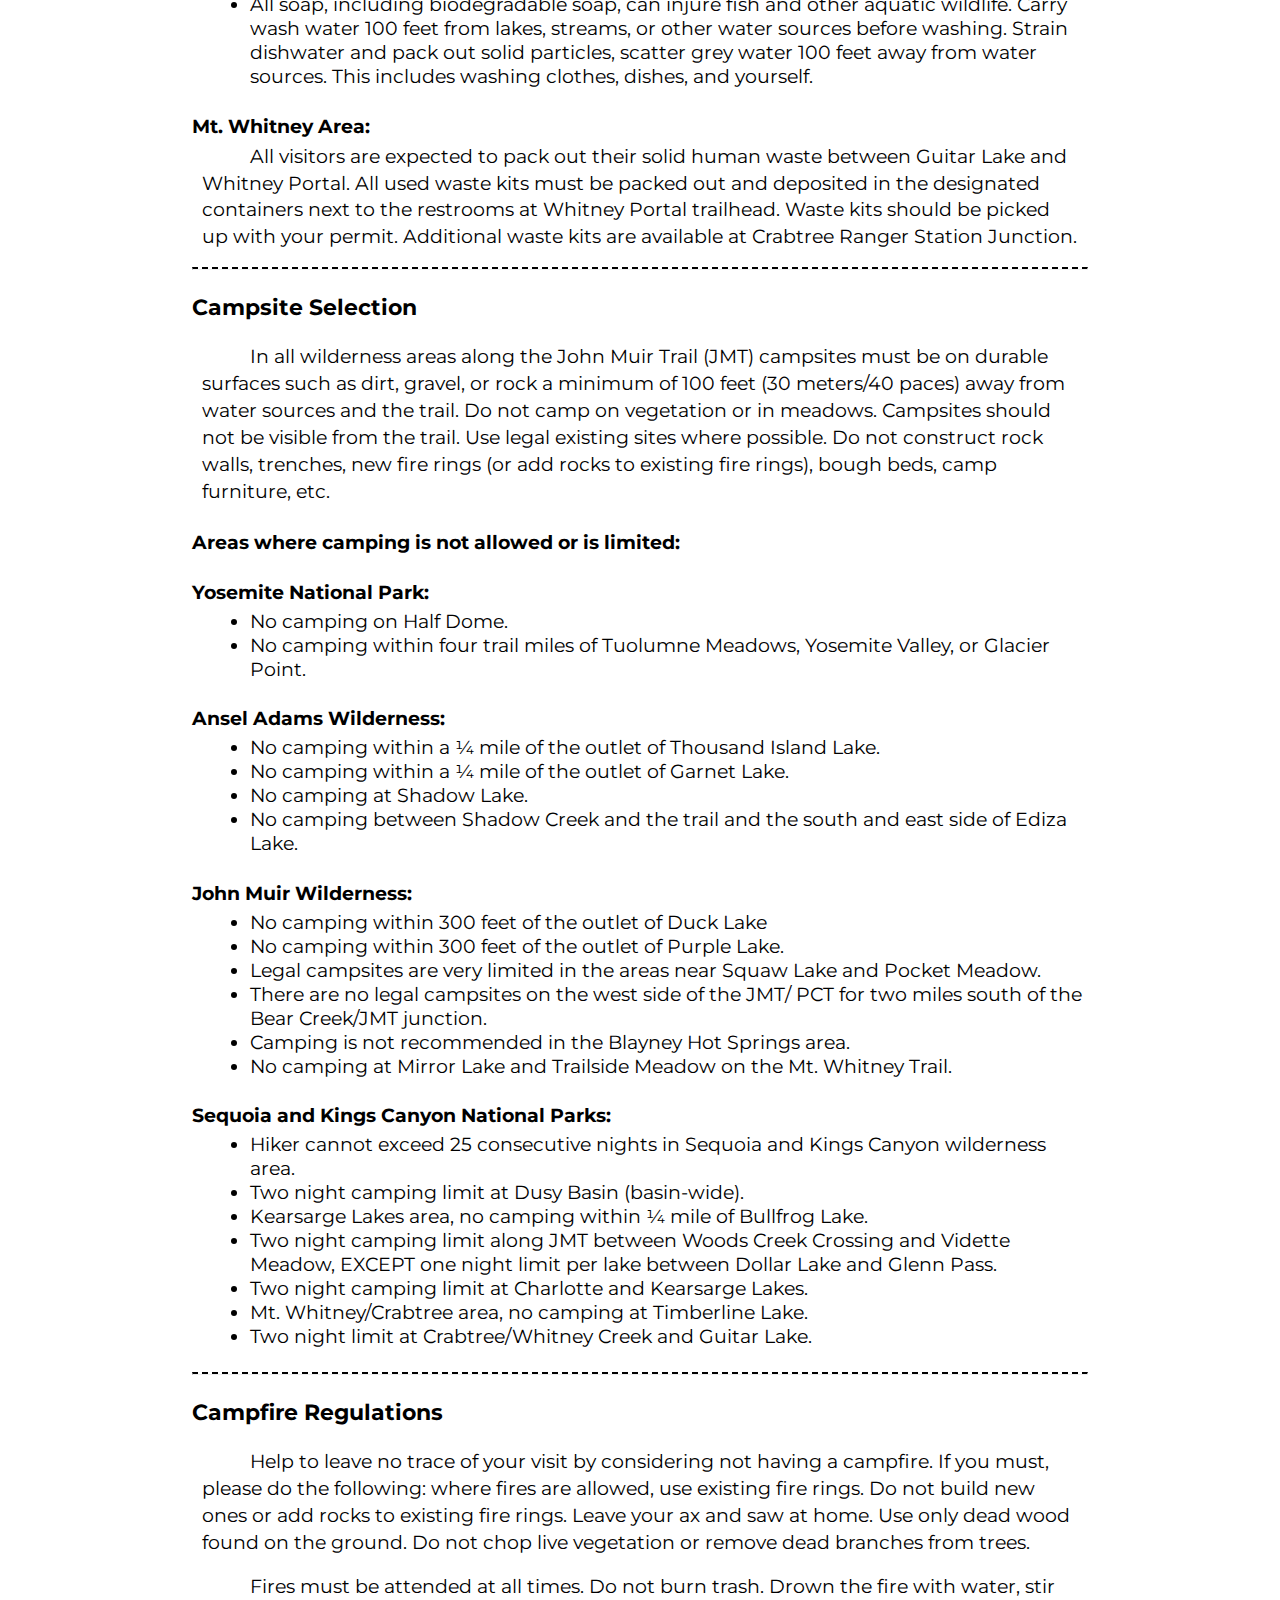
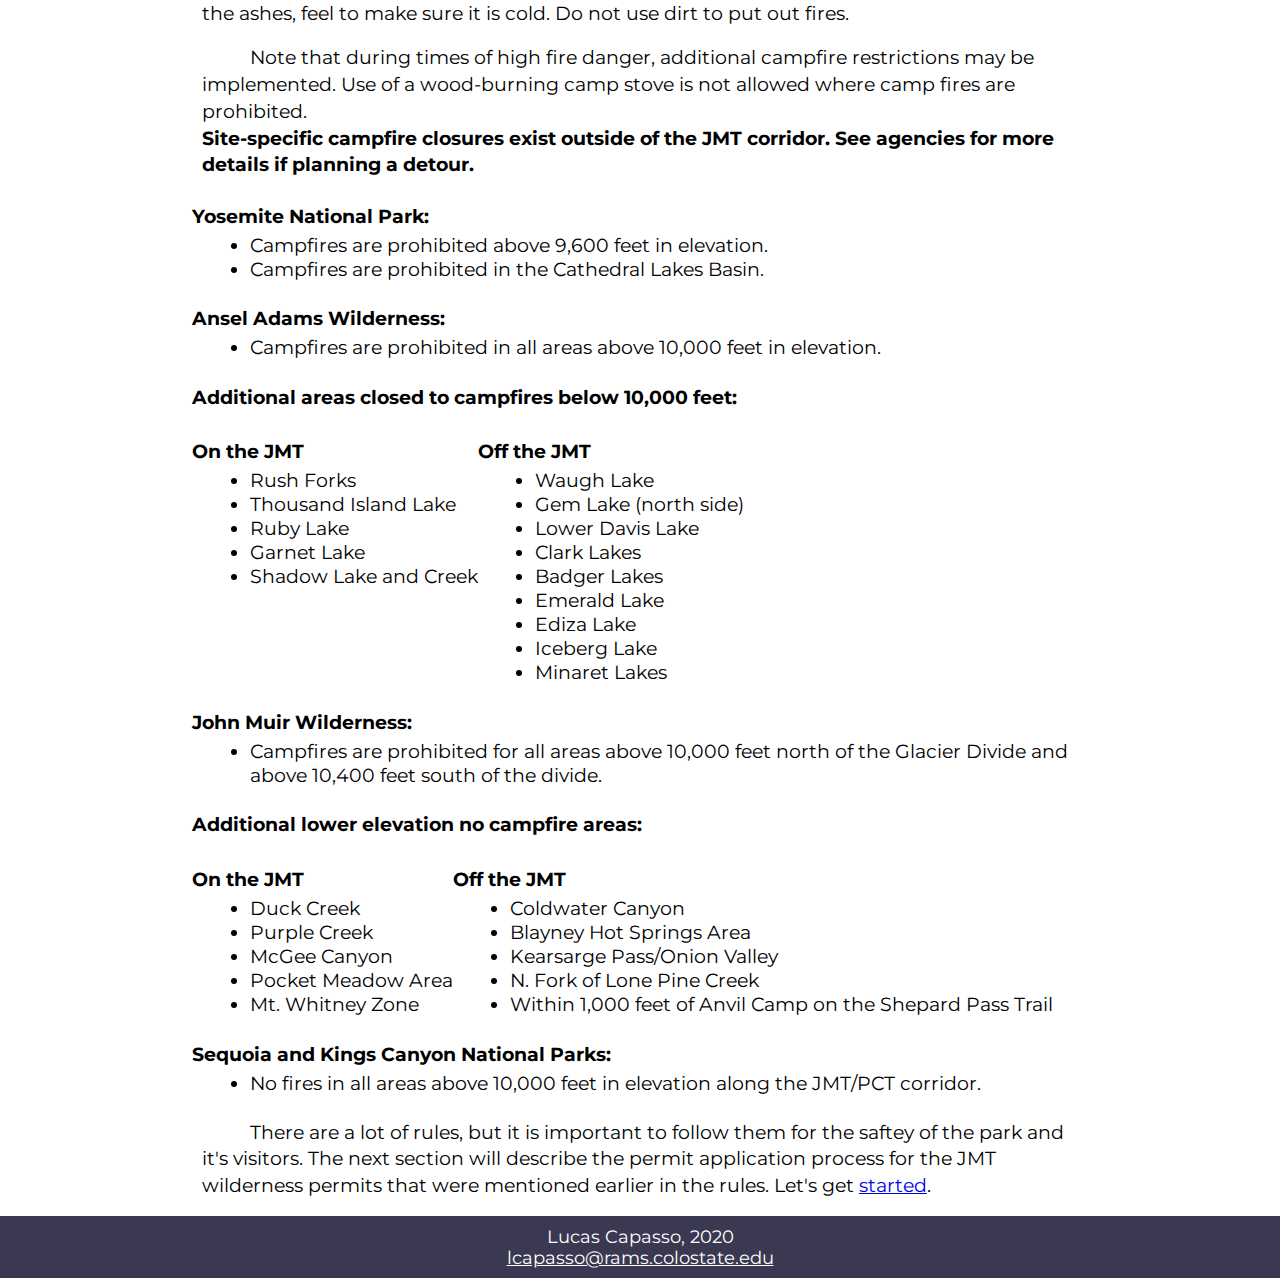
<file: jmt-hub/getting-started.html>
<!doctype html>
<html lang="en">

<head>
    <meta charset="utf-8">
    <title>Getting Started | JMT Guides | JMT Hub</title>
    <meta name="viewport" content="width=device-width, initial-scale=1">

    <!-- Main style sheet  -->

    <link rel="stylesheet" type="text/css" href="css/layout.css">

    <!-- Narrow style sheet  -->

    <link href="css/mobile.css" rel="stylesheet" media="only screen and (max-width:700px)">

    <link href="https://fonts.googleapis.com/css2?family=Montserrat:ital,wght@0,400;0,500;0,700;1,500&family=Raleway:ital,wght@0,400;0,500;0,700;1,500&display=swap" rel="stylesheet">

    <script src="https://ajax.googleapis.com/ajax/libs/jquery/3.1.1/jquery.min.js"></script>

</head>

<body>
    <!-- Controls function of hamburger menu  -->

    <script>
        $(document).ready(function() {
            $(".cross").hide();
            $(".menu").hide();
            $(".hamburger").click(function() {
                $(".menu").slideToggle("slow", function() {
                    $(".hamburger").hide();
                    $(".cross").show();
                });
            });

            $(".cross").click(function() {
                $(".menu").slideToggle("slow", function() {
                    $(".cross").hide();
                    $(".hamburger").show();
                });
            });
        });

    </script>

    <div class="wrapper">
        <div class="small-top">
            <div class="justified-flex">
                <header class="smaller-header">
                    <a href="./index.html" class="logo">
                        <h2><em>JMT</em></h2>
                        <picture>
                            <source srcset="images/small-logo.webp" type="image/webp">
                            <source srcset="images/small-logo.png" type="image/png">
                            <img src="./images/small-logo.png" alt="JMT Hub Logo">
                        </picture>
                        <h2><em>Hub</em></h2>
                    </a>
                </header>
                <nav>
                    <ul>
                        <li><a href="./permits.html">Permits</a></li>
                        <li><a href="./trail-maps.html">Trail Maps</a></li>
                        <li><a href="./gear-guide.html">Gear Guide</a></li>
                        <li><a href="./wildlife-guide.html">Wildlife Guide</a></li>
                        <li><a href="./media.html">Media</a></li>
                        <li><a href="./about.html">About</a></li>
                    </ul>
                </nav>
                <!-- Hamburger menu controls -->

                <div id="mobile">
                    <button class="hamburger">&#x2261;</button>
                    <button class="cross">x</button>
                </div>

                <!-- Hamburger menu options  -->

                <div class="menu">
                    <ul>
                        <li><a href="./permits.html">Permits</a></li>
                        <li><a href="./trail-maps.html">Trail Maps</a></li>
                        <li><a href="./gear-guide.html">Gear Guide</a></li>
                        <li><a href="./wildlife-guide.html">Wildlife Guide</a></li>
                        <li><a href="./media.html">Media</a></li>
                        <li><a href="./about.html">About</a></li>
                    </ul>
                </div>
            </div>

            <!--                <p><a href="https://www.flickr.com/photos/92949467@N07/23368450299">"JMT2015372"</a><span> by <a href="https://www.flickr.com/photos/92949467@N07">lindsayontherun</a> /</span> <a href="null?ref=ccsearch&atype=html" style="margin-right: 5px;">CC BY-NC-SA 2.0</a></p>-->



            <!--            <i class="arrow down"></i>-->
            <!--            <a href="https://commons.wikimedia.org/wiki/File:Alpine_marmot_(Marmota_marmota)_in_the_mountains_at_the_entrance_to_its_burrow.JPG" title="via Wikimedia Commons">trldp</a> / <a href="https://creativecommons.org/licenses/by-sa/4.0">CC BY-SA</a>-->

            <!--   logo graphic    <a target="_blank" href="https://www.vexels.com/vectors/preview/144604/forest-landscape-with-tall-trees"> Forest landscape with tall trees </a> | Free vector by <a target="_blank" href="https://www.vexels.com/">Vexels</a>-->

            <!--    logo border   <a href="http://clipartmag.com/rope-circle-clipart">Rope Circle Clipart</a>-->
        </div>
        <div class="content-header">
            <h2>John Muir Trail Guide </h2>
            <hr>
            <p>Getting Started - Q/A, Rules &amp; Regulations</p>
        </div>
        <div class="content">
            <p>Despite it's incredible beauty, the John Muir trail is a difficult hike that should not be underestimated. There are many important things to consider when you plan your trip that I hope to help you with in this guide.</p>
            <div class="img-attr">
                <picture>
                    <source srcset="images/jmt-sign.webp " type="image/webp">
                    <source srcset="images/jmt-sign.jpg" type="image/jpeg">
                    <img src="./images/jmt-sign.jpg" alt="JMT Trail Sign">
                </picture>
            </div>
            <h3>How long does it take to hike the John Muir Trail?</h3>
            <p>It takes roughly a month to hike the 211 miles of the John Muir Trail, but the length of the trip ultimately depends on your pace so it is essential that you get a decent idea of how fast you will go and how far you intend to hike each day. The John Muir Trail is too long for you to carry all of the food you need so If you don’t have an idea of your pace beforehand it can make it very difficult to organize meal pickups and resource planning. For example, if you plan to make it to a certain pass or area at a specific date to pick up food supplies but you hike too slowly, then you may find yourself without food and in a precarious situation. These kinds of issues cause many people to abandon their trip partway through, which is never something that we want.</p>
            <h3>When should I hike the John Muir Trail?</h3>
            <p>The best time to hike the John Muir trail is between June and September. Any earlier, and the snowpack on high passes can make the journey slow going and treacherous. However, if snowfall is particularly high for a given year, then the passes may not be traversable until as late as July. If you leave too late, you will face trouble with the stormy weather of the fall season. Keep this in mind while you plan, but June to September is more than enough time to pull off a trip down the John Muir Trail. If you decide to leave earlier, the weather will be cooler, there won't be as many other hikers, the bugs won't be out en masse yet, and there are abundant water sources. In September, the conditions are similar to leaving early in the year, less bugs, people, and heat.</p>
            <hr>
            <h2>Rules and Regulations</h2>
            <p>The John Muir Trail passes through multiple different national parks and national forests and the rules and regulations must be followed for each of them. It's a good idea to keep a copy of the rules with you while you travel. A list of all the rules mentioned in the next section can be found at <a href="https://www.pcta.org/wp-content/uploads/2019/03/John-Muir-Trail-Regulations.pdf">this page</a>.</p>
            <h3>General Travel Requirements</h3>
            <ul>
                <li>Wilderness permits are required for all overnight travel.</li>
                <li>A signed permit must be in the permittee’s possession
                    and must be presented to ranger upon request.</li>
                <li>Group size limit is 15 people or less.</li>
                <li>To prevent erosion, please walk in the middle of the trail
                    and do not short-cut trails even if it is muddy or snowy.</li>
                <li>Do not build rock cairns or other trail markers.</li>
                <li>No caching food or gear in the wilderness.</li>
                <li>Pack out all trash, including toilet paper.</li>
                <li>Wheeled vehicles or motorized equipment are
                    prohibited in wilderness. </li>
                <li>Off-trail group size limit is 8 people in Yosemite
                    and 8 or 12 people (location dependent) in Sequoia
                    and Kings Canyon</li>
            </ul>
            <br>
            <strong>Yosemite, Sequoia and Kings Canyon National Parks</strong>
            <ul>

                <li>Pets are not allowed.</li>
                <li>Discharge of any firearm or weapon is prohibited.
                    Possession of weapons, including bear spray, is
                    prohibited. Possession of firearms is subject to
                    state regulations.</li>
            </ul>
            <br>
            <hr>
            <h3>Food Storage</h3>
            <p>In all wilderness areas along
                the JMT, <strong><u>proper food storage is
                        mandatory</u></strong>. Properly store food
                items when not in use to prevent
                bears and other wildlife from
                becoming conditioned to human
                food. Items that must be secured
                include all types of food, food
                related trash, and scented items
                such as toiletries, soap, toothpaste,
                ointments, and lotions.</p>
            <h4>Proper Food Storage Methods</h4>
            <ul>
                <li>Portable food storage container (bear canister) is the recommended
                    method of protecting your food. Ensure the lid is closed properly and store
                    the canister on the ground 50 feet from your sleeping area.</li>
                <li>Permanent Food Storage Box (limited locations) are for on-site use only,
                    caching a food resupply, or leaving unwanted items is prohibited.</li>
            </ul>
            <h4>Animal Resistant Food Storage Container Required Areas along the JMT:</h4>
            <em>*Only allowed canisters can be used.</em>
            <ul>
                <li>All of Yosemite NP wilderness</li>
                <li>Donahue Pass to Reds Meadow</li>
                <li>Duck Lake to Lake Virginia </li>
                <li>Dusy Basin/Bishop Pass corridor</li>
                <li>Pinchot Pass to Forester Pass</li>
                <li>Kearsarge Lakes/Pass corridor</li>
                <li>Whitney Zone (Inyo NF)</li>
                <li>Rock Creek/Cottonwood Pass/
                    Cottonwood Lakes</li>
            </ul>
            <br>
            <p>Counter-balance hanging technique may be used where portable containers
                are not mandatory. However, food items must be suspended at least 15 feet
                in the air and 10 feet out from the trunk of the tree with no rope hanging
                down. Where trees are not adequate for hanging food you must use a
                portable food storage container</p>
            <hr>
            <h3>Sanitation &amp; Waste Disposal</h3>
            <h4>Please pack out all garbage. Do not burn or bury.</h4>
            <ul>
                <li>To protect water quality and public health, move well off-trail, away from camp,
                    and at least 100 feet away from all water sources to urinate.</li>
                <li>Solid human waste must be buried in soil 6 to 8 inches deep, at least 100 feet
                    from trails, camps, and all water sources. Pack out all toilet paper and hygiene
                    products to preserve the wilderness experience for others. </li>
                <li>All soap, including biodegradable soap, can injure fish and other aquatic wildlife.
                    Carry wash water 100 feet from lakes, streams, or other water sources before
                    washing. Strain dishwater and pack out solid particles, scatter grey water 100 feet
                    away from water sources. This includes washing clothes, dishes, and yourself.</li>
            </ul>
            <h4>Mt. Whitney Area:</h4>
            <p> All visitors are
                expected to pack out their solid
                human waste between Guitar Lake
                and Whitney Portal. All used waste
                kits must be packed out and
                deposited in the designated
                containers next to the restrooms at
                Whitney Portal trailhead. Waste kits
                should be picked up with your permit.
                Additional waste kits are available at
                Crabtree Ranger Station Junction.</p>
            <hr>
            <h3>Campsite Selection</h3>
            <p>In all wilderness areas along the John Muir Trail (JMT)
                campsites must be on durable surfaces such as dirt,
                gravel, or rock a minimum of 100 feet (30 meters/40
                paces) away from water sources and the trail. Do not
                camp on vegetation or in meadows. Campsites should
                not be visible from the trail. Use legal existing sites
                where possible. Do not construct rock walls, trenches,
                new fire rings (or add rocks to existing fire rings), bough
                beds, camp furniture, etc.</p>
            <h4>Areas where camping is not allowed or is limited:</h4>
            <h4>Yosemite National Park:</h4>
            <ul>
                <li>No camping on Half Dome.</li>
                <li>No camping within four trail miles of Tuolumne
                    Meadows, Yosemite Valley, or Glacier Point.</li>
            </ul>
            <h4>Ansel Adams Wilderness:</h4>
            <ul>
                <li>No camping within a 1⁄4 mile of the outlet of Thousand
                    Island Lake.</li>
                <li>No camping within a 1⁄4 mile of the outlet of Garnet Lake. </li>
                <li>No camping at Shadow Lake. </li>
                <li>No camping between Shadow Creek and the trail and
                    the south and east side of Ediza Lake.</li>
            </ul>
            <h4>John Muir Wilderness:</h4>
            <ul>
                <li>No camping within 300 feet of the outlet of Duck Lake</li>
                <li>No camping within 300 feet of the outlet of Purple Lake.</li>
                <li>Legal campsites are very limited in the areas near
                    Squaw Lake and Pocket Meadow. </li>
                <li>There are no legal campsites on the west side of the JMT/
                    PCT for two miles south of the Bear Creek/JMT junction.</li>
                <li>Camping is not recommended in the Blayney Hot
                    Springs area. </li>
                <li>No camping at Mirror Lake and Trailside Meadow on the
                    Mt. Whitney Trail.</li>
            </ul>
            <h4>Sequoia and Kings Canyon National Parks:</h4>
            <ul>
                <li>Hiker cannot exceed 25 consecutive nights in Sequoia
                    and Kings Canyon wilderness area. </li>
                <li>Two night camping limit at Dusy Basin (basin-wide).</li>
                <li>Kearsarge Lakes area, no camping within 1⁄4 mile of
                    Bullfrog Lake. </li>
                <li>Two night camping limit along JMT between Woods
                    Creek Crossing and Vidette Meadow, EXCEPT one night
                    limit per lake between Dollar Lake and Glenn Pass.</li>
                <li>Two night camping limit at Charlotte and Kearsarge Lakes.</li>
                <li>Mt. Whitney/Crabtree area, no camping at Timberline Lake. </li>
                <li>Two night limit at Crabtree/Whitney Creek and Guitar Lake.</li>
            </ul>
            <br>
            <hr>
            <h3>Campfire Regulations</h3>
            <p>Help to leave no trace of your visit by considering not
                having a campfire. If you must, please do the following:
                where fires are allowed, use existing fire rings. Do not
                build new ones or add rocks to existing fire rings. Leave
                your ax and saw at home. Use only dead wood found on
                the ground. Do not chop live vegetation or remove dead
                branches from trees. </p>
            <p>Fires must be attended at all times. Do not burn trash.
                Drown the fire with water, stir the ashes, feel to make
                sure it is cold. Do not use dirt to put out fires. </p>
            <p>Note that during times of high fire danger, additional
                campfire restrictions may be implemented. Use of a
                wood-burning camp stove is not allowed where camp
                fires are prohibited. <br>
                <strong>Site-specific campfire closures exist outside of the JMT
                    corridor. See agencies for more details if planning a detour. </strong></p>
            <h4>Yosemite National Park:</h4>
            <ul>
                <li>Campfires are prohibited above 9,600 feet in elevation.</li>
                <li>Campfires are prohibited in the Cathedral Lakes Basin. </li>
            </ul>
            <h4>Ansel Adams Wilderness:</h4>
            <ul>
                <li>Campfires are prohibited in all areas above
                    10,000 feet in elevation.</li>
            </ul>
            <h4>Additional areas closed to campfires below 10,000 feet:</h4>
            <div class="flex-section">
                <div>
                    <h4>On the JMT</h4>
                    <ul>
                        <li>Rush Forks</li>
                        <li>Thousand Island Lake</li>
                        <li>Ruby Lake</li>
                        <li>Garnet Lake</li>
                        <li>Shadow Lake and Creek</li>
                    </ul>
                </div>
                <div>
                    <h4>Off the JMT</h4>
                    <ul>
                        <li>Waugh Lake</li>
                        <li>Gem Lake (north side)</li>
                        <li>Lower Davis Lake</li>
                        <li>Clark Lakes</li>
                        <li>Badger Lakes</li>
                        <li>Emerald Lake</li>
                        <li>Ediza Lake</li>
                        <li>Iceberg Lake</li>
                        <li>Minaret Lakes</li>
                    </ul>
                </div>
            </div>
            <h4>John Muir Wilderness:</h4>
            <ul>
                <li>Campfires are prohibited for all areas above 10,000 feet
                    north of the Glacier Divide and above 10,400 feet south
                    of the divide.</li>
            </ul>
            <h4>Additional lower elevation no campfire areas:</h4>
            <div class="flex-section">
                <div>
                    <h4>On the JMT</h4>
                    <ul>
                        <li>Duck Creek</li>
                        <li>Purple Creek</li>
                        <li>McGee Canyon</li>
                        <li>Pocket Meadow Area</li>
                        <li>Mt. Whitney Zone</li>
                    </ul>
                </div>
                <div>
                    <h4>Off the JMT</h4>
                    <ul>
                        <li>Coldwater Canyon</li>
                        <li>Blayney Hot Springs Area</li>
                        <li>Kearsarge Pass/Onion Valley</li>
                        <li>N. Fork of Lone Pine Creek </li>
                        <li>Within 1,000 feet of Anvil
                            Camp on the Shepard Pass Trail </li>
                    </ul>
                </div>
            </div>
            <h4>Sequoia and Kings Canyon National Parks:</h4>
            <ul>
                <li>No fires in all areas above 10,000 feet in elevation along
                    the JMT/PCT corridor.</li>
            </ul>
            <br>
            <p>There are a lot of rules, but it is important to follow them for the saftey of the park and it's visitors. The next section will describe the permit application process for the JMT wilderness permits that were mentioned earlier in the rules. Let's get <a href="./permits.html">started</a>.</p>
        </div>
        <footer>
            Lucas Capasso, 2020 <br>
            <a href="#">lcapasso@rams.colostate.edu</a>
        </footer>
    </div>
</body>

</html>
</file>
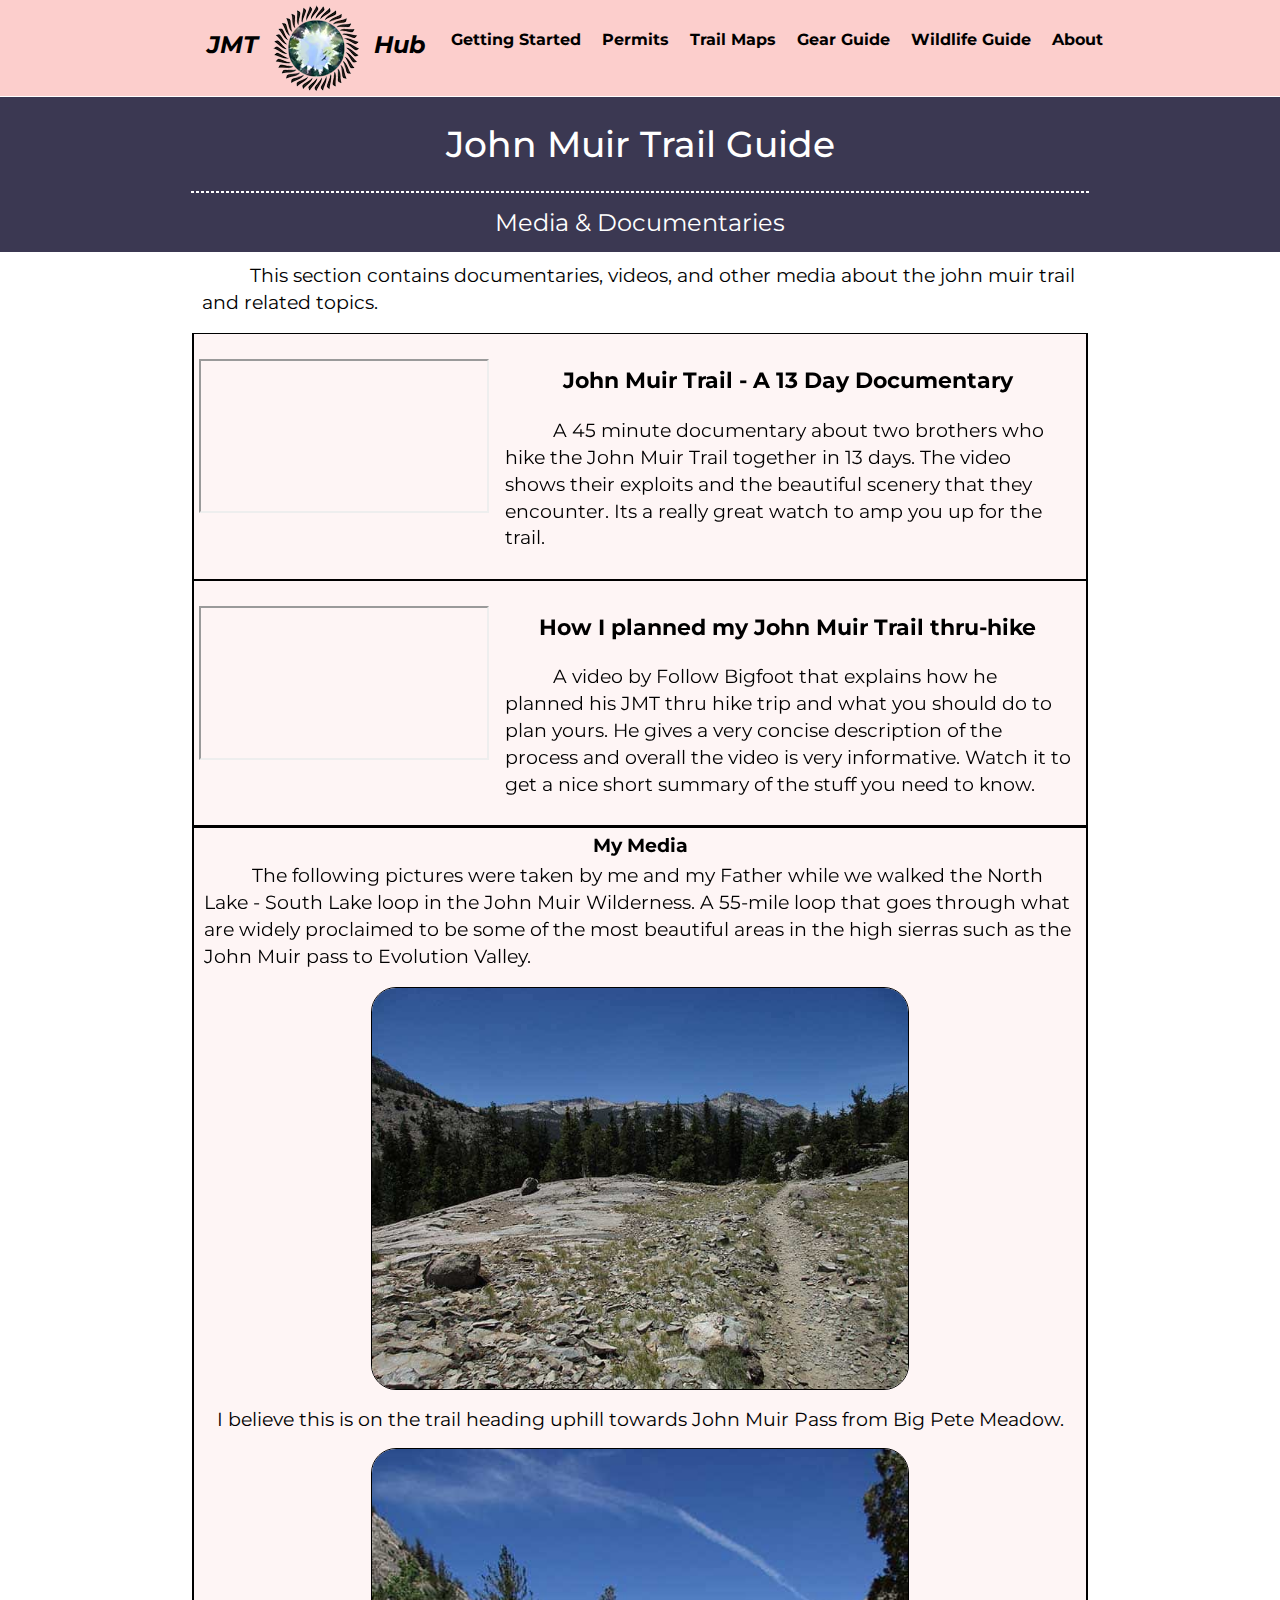
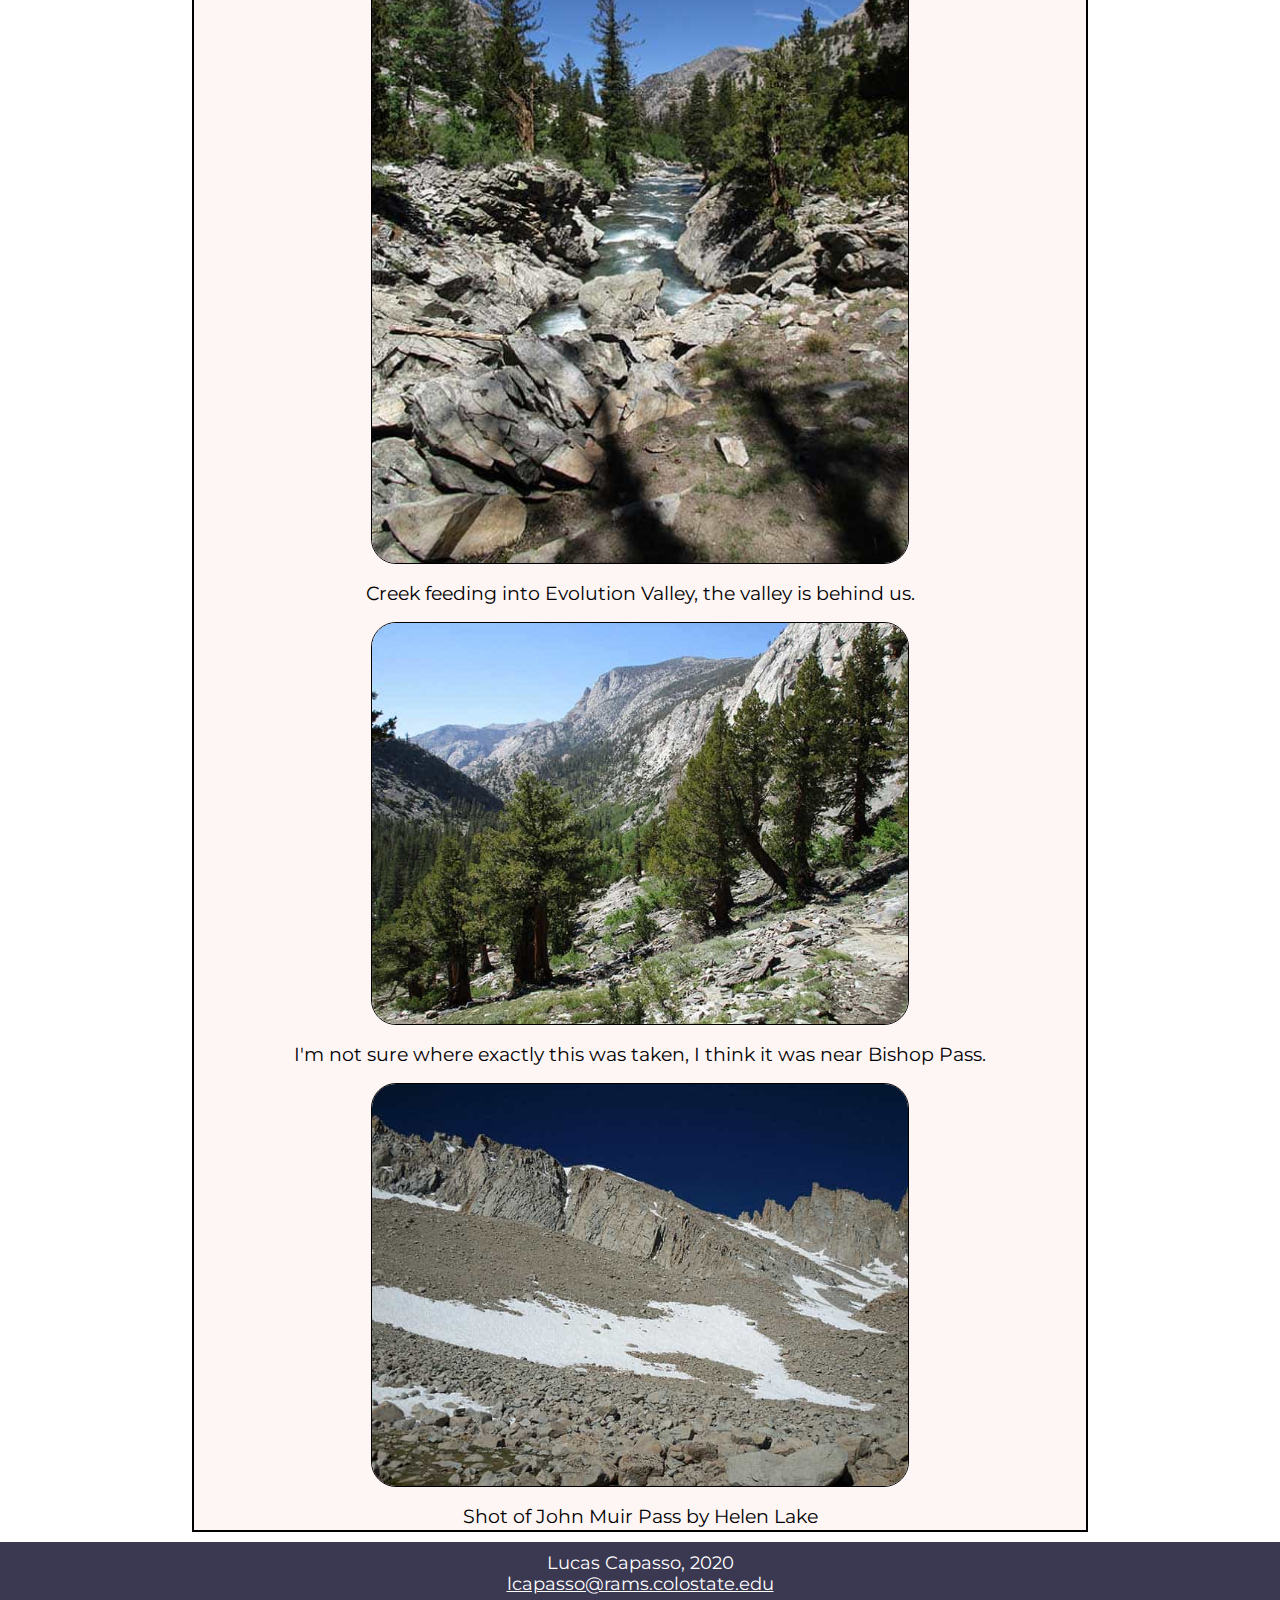
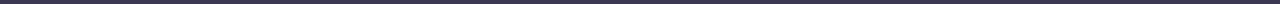
<file: jmt-hub/media.html>
<!doctype html>
<html lang="en">

<head>
    <meta charset="utf-8">
    <title>Media | JMT Guides | JMT Hub</title>
    <meta name="viewport" content="width=device-width, initial-scale=1">

    <!-- Main style sheet  -->

    <link rel="stylesheet" type="text/css" href="css/layout.css">

    <!-- Narrow style sheet  -->

    <link href="css/mobile.css" rel="stylesheet" media="only screen and (max-width:1000px)">

    <link href="https://fonts.googleapis.com/css2?family=Montserrat:ital,wght@0,400;0,500;0,700;1,500&family=Raleway:ital,wght@0,400;0,500;0,700;1,500&display=swap" rel="stylesheet">

    <script src="https://ajax.googleapis.com/ajax/libs/jquery/3.1.1/jquery.min.js"></script>

</head>

<body>
    <!-- Controls function of hamburger menu  -->

    <script>
        $(document).ready(function() {
            $(".cross").hide();
            $(".menu").hide();
            $(".hamburger").click(function() {
                $(".menu").slideToggle("slow", function() {
                    $(".hamburger").hide();
                    $(".cross").show();
                });
            });

            $(".cross").click(function() {
                $(".menu").slideToggle("slow", function() {
                    $(".cross").hide();
                    $(".hamburger").show();
                });
            });
        });

    </script>

    <div class="wrapper">
        <div class="small-top">
            <div class="justified-flex">
                <header class="smaller-header">
                    <a href="./index.html" class="logo">
                        <h2><em>JMT</em></h2>
                        <picture>
                            <source srcset="images/small-logo.webp" type="image/webp">
                            <source srcset="images/small-logo.png" type="image/png">
                            <img src="./images/small-logo.png" alt="JMT Hub Logo">
                        </picture>
                        <h2><em>Hub</em></h2>
                    </a>
                </header>
                <nav>
                    <ul>
                        <li><a href="./getting-started.html">Getting Started</a></li>
                        <li><a href="./permits.html">Permits</a></li>
                        <li><a href="./trail-maps.html">Trail Maps</a></li>
                        <li><a href="./gear-guide.html">Gear Guide</a></li>
                        <li><a href="./wildlife-guide.html">Wildlife Guide</a></li>
                        <li><a href="./about.html">About</a></li>
                    </ul>
                </nav>
                <!-- Hamburger menu controls -->

                <div id="mobile">
                    <button class="hamburger">&#x2261;</button>
                    <button class="cross">x</button>
                </div>

                <!-- Hamburger menu options  -->

                <div class="menu">
                    <ul>
                        <li><a href="./getting-started.html">Getting Started</a></li>
                        <li><a href="./permits.html">Permits</a></li>
                        <li><a href="./trail-maps.html">Trail Maps</a></li>
                        <li><a href="./gear-guide.html">Gear Guide</a></li>
                        <li><a href="./wildlife-guide.html">Wildlife Guide</a></li>
                        <li><a href="./about.html">About</a></li>
                    </ul>
                </div>
            </div>
            <!--   logo graphic    <a target="_blank" href="https://www.vexels.com/vectors/preview/144604/forest-landscape-with-tall-trees"> Forest landscape with tall trees </a> | Free vector by <a target="_blank" href="https://www.vexels.com/">Vexels</a>-->

            <!--    logo border   <a href="http://clipartmag.com/rope-circle-clipart">Rope Circle Clipart</a>-->
        </div>
        <div class="content-header">
            <h2>John Muir Trail Guide</h2>
            <hr>
            <p>Media &amp; Documentaries</p>
        </div>
        <div class="two-column">
            <p>This section contains documentaries, videos, and other media about the john muir trail and related topics.</p>
            <div class="bordered-flex" id="no-wrap">
                <div class="left-side">
                    <iframe src="https://www.youtube.com/embed/cAnb4G9DmUk" allow="accelerometer; autoplay; encrypted-media; gyroscope; picture-in-picture" allowfullscreen></iframe>
                </div>
                <div class="right-side">
                   <h3>John Muir Trail - A 13 Day Documentary</h3>
                    <p>A 45 minute documentary about two brothers who hike the John Muir Trail together in 13 days. The video shows their exploits and the beautiful scenery that they encounter. Its a really great watch to amp you up for the trail.</p>
                </div>
            </div>
            <div class="bordered-flex" id="no-wrap">
                <div class="left-side">
                    <iframe src="https://www.youtube.com/embed/fmF3oS5VqMg" allow="accelerometer; autoplay; encrypted-media; gyroscope; picture-in-picture" allowfullscreen></iframe>
                </div>
                <div class="right-side">
                    <h3>How I planned my John Muir Trail thru-hike</h3>
                    <p>A video by Follow Bigfoot that explains how he planned his JMT thru hike trip and what you should do to plan yours. He gives a very concise description of the process and overall the video is very informative. Watch it to get a nice short summary of the stuff you need to know.</p>
                </div>
            </div>
            <div class="bordered">
               <h4>My Media</h4>
                <p>The following pictures were taken by me and my Father while we walked the North Lake - South Lake loop in the John Muir Wilderness. A 55-mile loop that goes through what are widely proclaimed to be some of the most beautiful areas in the high sierras such as the John Muir pass to Evolution Valley.</p>
                <div>
                    <img class="normalize-img" src="./images/mytrip1.jpg" alt="Trail from Big Pete Meadow">
                    <span>I believe this is on the trail heading uphill towards John Muir Pass from Big Pete Meadow.</span>
                </div>
                <div>
                    <img class="normalize-img" src="./images/mytrip2.jpg" alt="Creek into Evolution Valley">
                    <span>Creek feeding into Evolution Valley, the valley is behind us.</span>
                </div>
                <div>
                    <img class="normalize-img" src="./images/mytrip3.jpg" alt="Somewhere near Bishop Pass">
                    <span>I'm not sure where exactly this was taken, I think it was near Bishop Pass.</span>
                </div>
                <div>
                    <img class="normalize-img" src="./images/mytrip4.jpg" alt="Below John Muir Pass">
                    <span>Shot of John Muir Pass by Helen Lake</span>
                </div>
            </div>
        </div>
        <footer>
            Lucas Capasso, 2020 <br>
            <a href="#">lcapasso@rams.colostate.edu</a>
        </footer>
    </div>
</body>

</html>
</file>
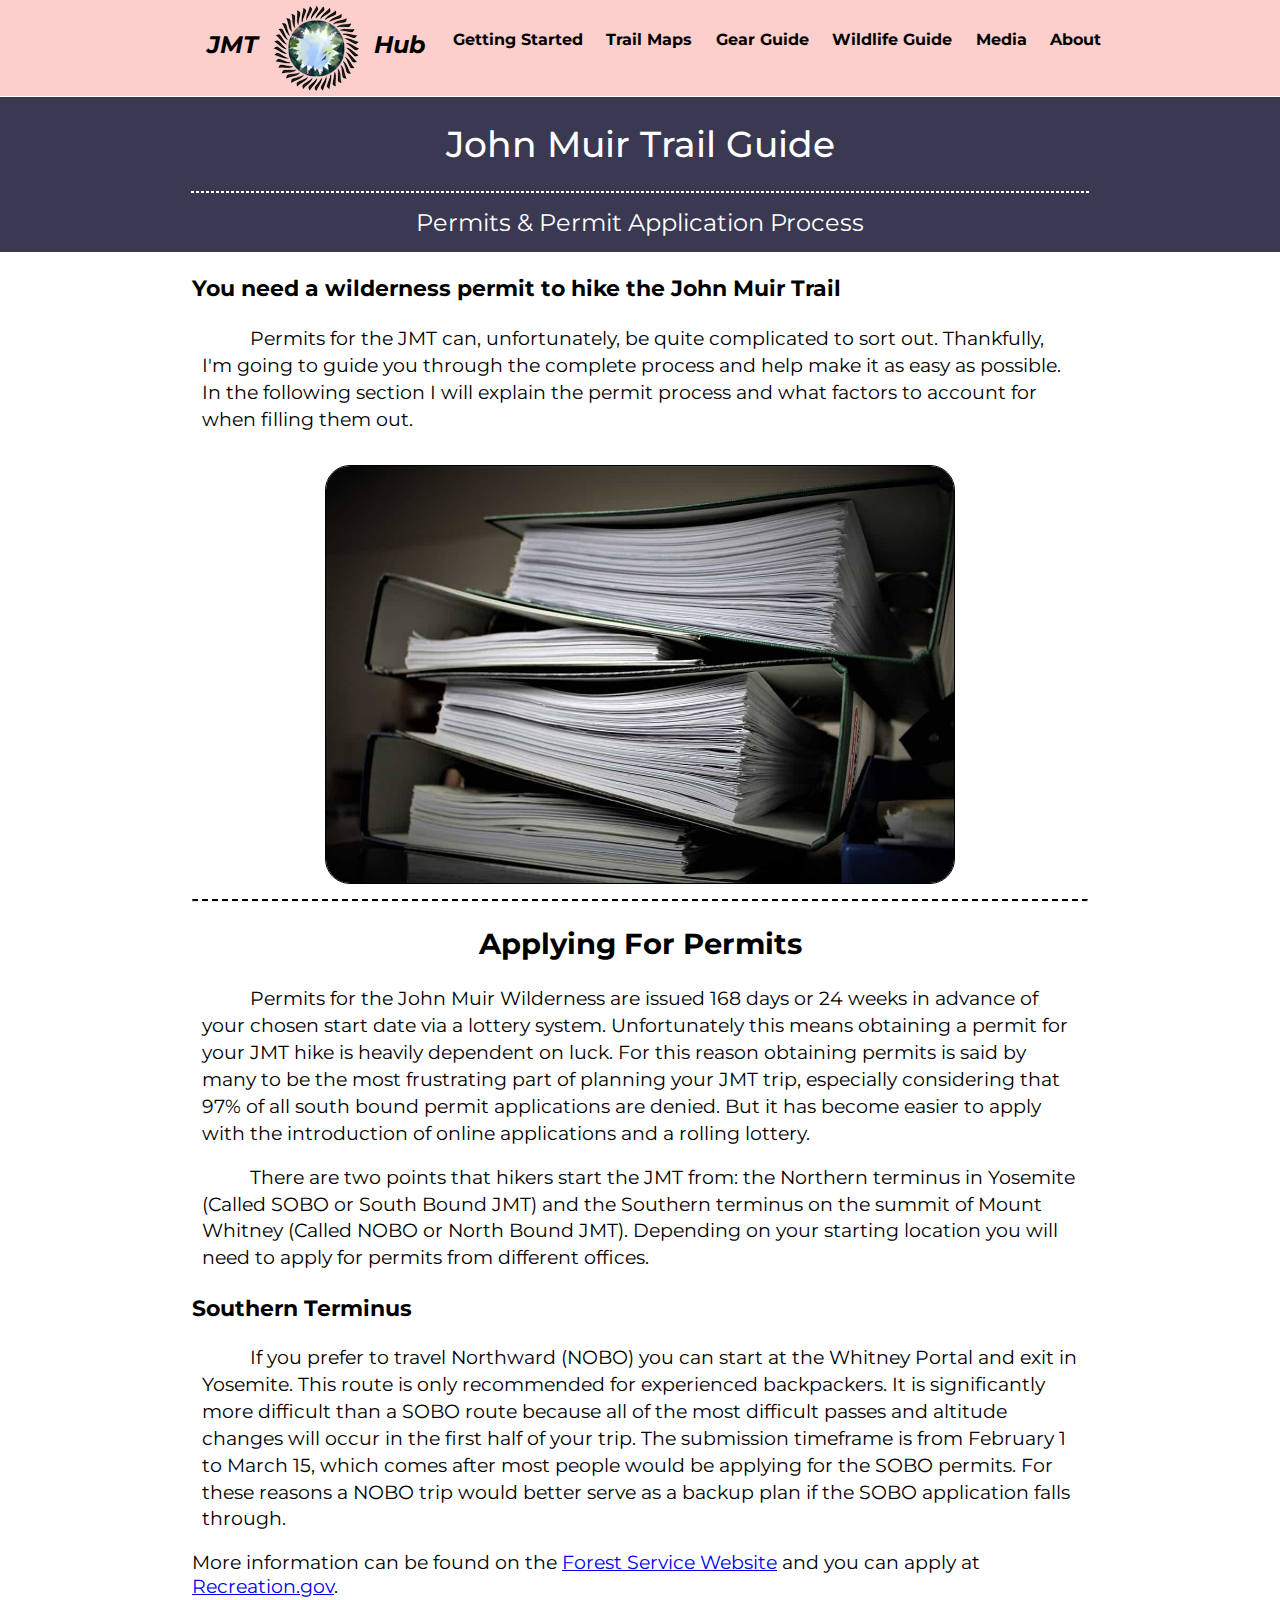
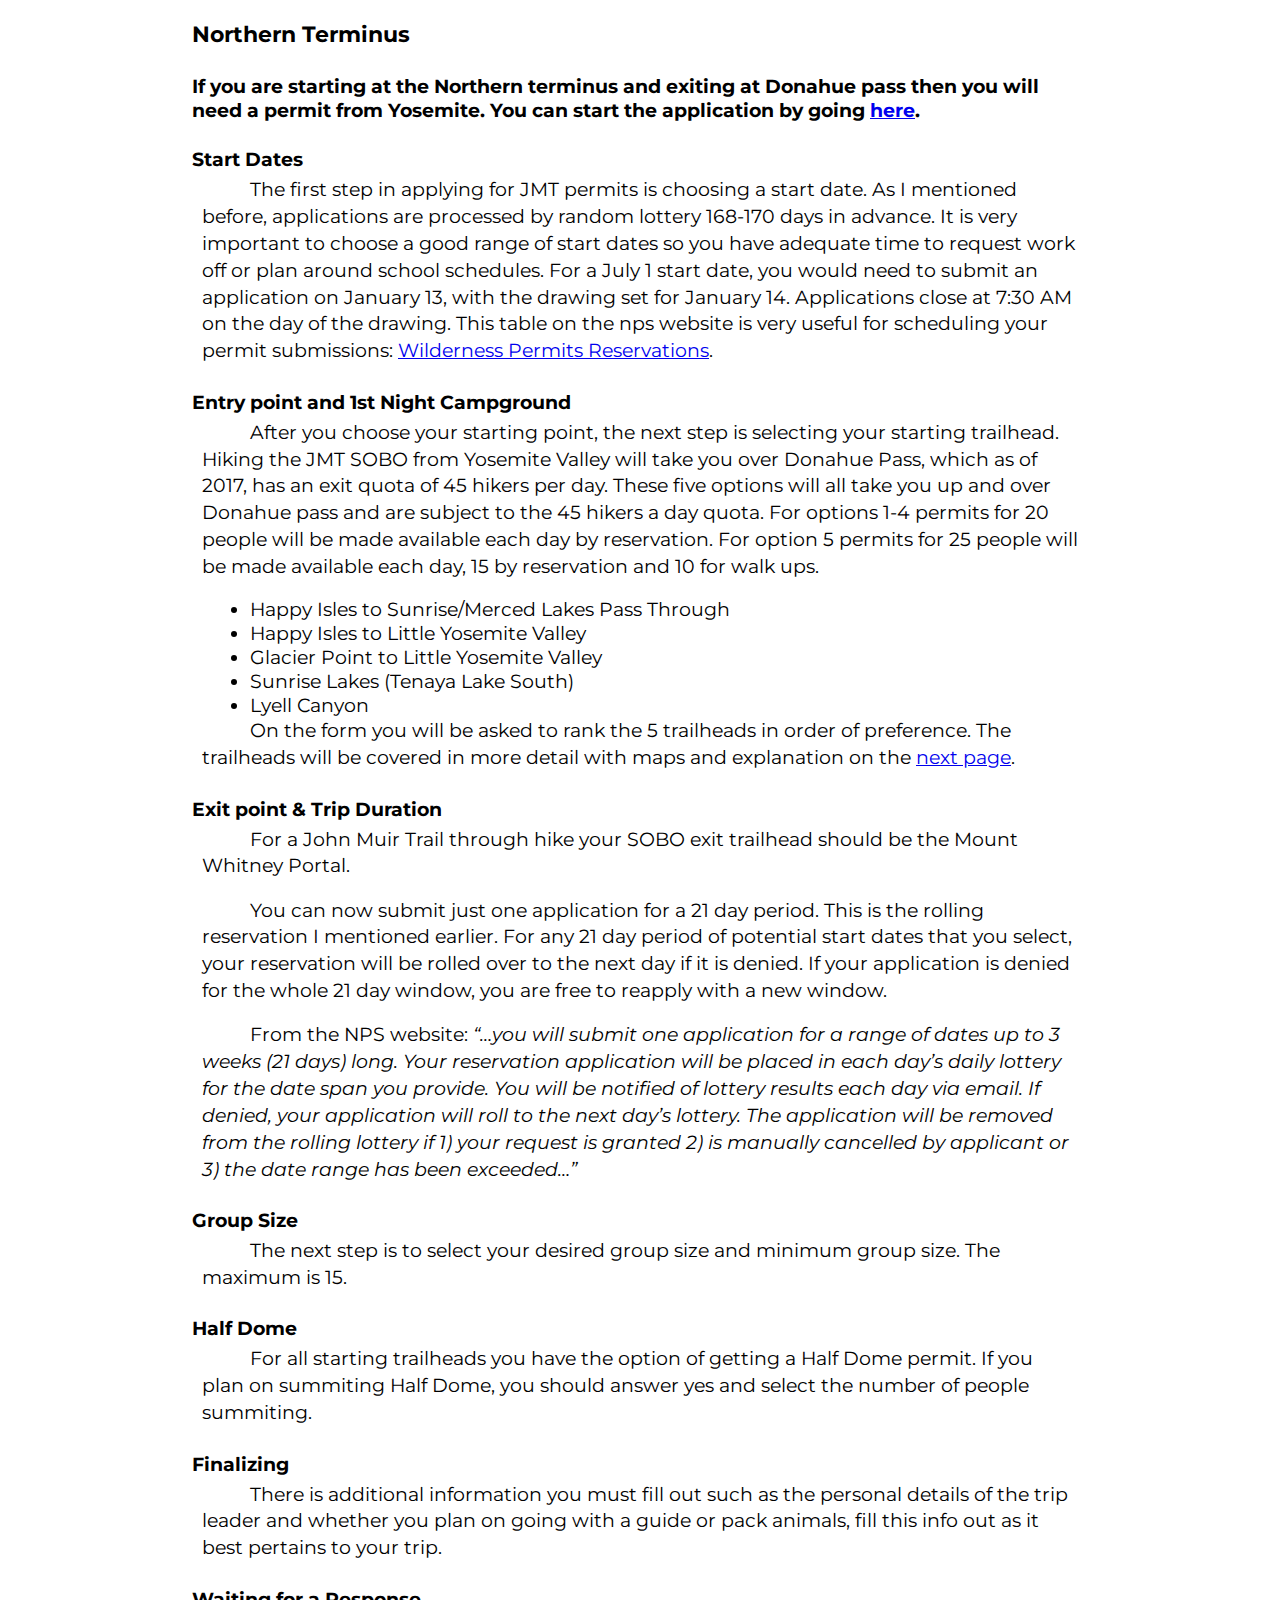
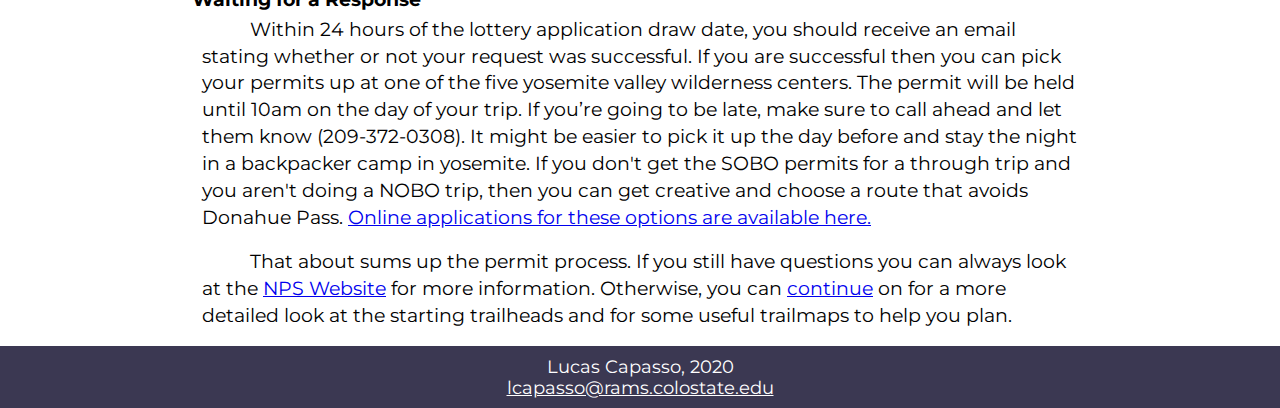
<file: jmt-hub/permits.html>
<!doctype html>
<html lang="en">

<head>
    <meta charset="utf-8">
    <title>Permits | JMT Guides | JMT Hub</title>
    <meta name="viewport" content="width=device-width, initial-scale=1">

    <!-- Main style sheet  -->

    <link rel="stylesheet" type="text/css" href="css/layout.css">

    <!-- Narrow style sheet  -->

    <link href="css/mobile.css" rel="stylesheet" media="only screen and (max-width:700px)">

    <link href="https://fonts.googleapis.com/css2?family=Montserrat:ital,wght@0,400;0,500;0,700;1,500&family=Raleway:ital,wght@0,400;0,500;0,700;1,500&display=swap" rel="stylesheet">

    <script src="https://ajax.googleapis.com/ajax/libs/jquery/3.1.1/jquery.min.js"></script>

</head>

<body>
    <!-- Controls function of hamburger menu  -->

    <script>
        $(document).ready(function() {
            $(".cross").hide();
            $(".menu").hide();
            $(".hamburger").click(function() {
                $(".menu").slideToggle("slow", function() {
                    $(".hamburger").hide();
                    $(".cross").show();
                });
            });

            $(".cross").click(function() {
                $(".menu").slideToggle("slow", function() {
                    $(".cross").hide();
                    $(".hamburger").show();
                });
            });
        });

    </script>

    <div class="wrapper">
        <div class="small-top">
            <div class="justified-flex">
                <header class="smaller-header">
                    <a href="./index.html" class="logo">
                        <h2><em>JMT</em></h2>
                        <picture>
                            <source srcset="images/small-logo.webp" type="image/webp">
                            <source srcset="images/small-logo.png" type="image/png">
                            <img src="./images/small-logo.png" alt="JMT Hub Logo">
                        </picture>
                        <h2><em>Hub</em></h2>
                    </a>
                </header>
                <nav>
                    <ul>
                        <li><a href="./getting-started.html">Getting Started</a></li>
                        <li><a href="./trail-maps.html">Trail Maps</a></li>
                        <li><a href="./gear-guide.html">Gear Guide</a></li>
                        <li><a href="./wildlife-guide.html">Wildlife Guide</a></li>
                        <li><a href="./media.html">Media</a></li>
                        <li><a href="./about.html">About</a></li>
                    </ul>
                </nav>
                <!-- Hamburger menu controls -->

                <div id="mobile">
                    <button class="hamburger">&#x2261;</button>
                    <button class="cross">x</button>
                </div>

                <!-- Hamburger menu options  -->

                <div class="menu">
                    <ul>
                        <li><a href="./getting-started.html">Getting Started</a></li>
                        <li><a href="./trail-maps.html">Trail Maps</a></li>
                        <li><a href="./gear-guide.html">Gear Guide</a></li>
                        <li><a href="./wildlife-guide.html">Wildlife Guide</a></li>
                        <li><a href="./media.html">Media</a></li>
                        <li><a href="./about.html">About</a></li>
                    </ul>
                </div>
            </div>
            <!--   logo graphic    <a target="_blank" href="https://www.vexels.com/vectors/preview/144604/forest-landscape-with-tall-trees"> Forest landscape with tall trees </a> | Free vector by <a target="_blank" href="https://www.vexels.com/">Vexels</a>-->

            <!--    logo border   <a href="http://clipartmag.com/rope-circle-clipart">Rope Circle Clipart</a>-->
        </div>
        <div class="content-header">
            <h2>John Muir Trail Guide</h2>
            <hr>
            <p>Permits &amp; Permit Application Process</p>
        </div>
        <div class="content">
            <h3>You need a wilderness permit to hike the John Muir Trail</h3>
            <p>Permits for the JMT can, unfortunately, be quite complicated to sort out. Thankfully, I'm going to guide you through the complete process and help make it as easy as possible. In the following section I will explain the permit process and what factors to account for when filling them out.</p>
            <div class="img-attr">
                <img src="./images/paperwork.jpg" alt="Stack of Folders">
            </div>
            <hr>
            <h2>Applying For Permits</h2>
            <p>Permits for the John Muir Wilderness are issued 168 days or 24 weeks in advance of your chosen start date via a lottery system. Unfortunately this means obtaining a permit for your JMT hike is heavily dependent on luck. For this reason obtaining permits is said by many to be the most frustrating part of planning your JMT trip, especially considering that 97% of all south bound permit applications are denied. But it has become easier to apply with the introduction of online applications and a rolling lottery.</p>
            <p>There are two points that hikers start the JMT from: the Northern terminus in Yosemite (Called SOBO or South Bound JMT) and the Southern terminus on the summit of Mount Whitney (Called NOBO or North Bound JMT). Depending on your starting location you will need to apply for permits from different offices.</p>
            <h3>Southern Terminus</h3>
            <p>If you prefer to travel Northward (NOBO) you can start at the Whitney Portal and exit in Yosemite. This route is only recommended for experienced backpackers. It is significantly more difficult than a SOBO route because all of the most difficult passes and altitude changes will occur in the first half of your trip. The submission timeframe is from February 1 to March 15, which comes after most people would be applying for the SOBO permits. For these reasons a NOBO trip would better serve as a backup plan if the SOBO application falls through.</p>
            <span>More information can be found on the <a href="http://www.fs.usda.gov/detail/inyo/passes-permits/recreation/?cid=stelprdb5150055">Forest Service Website</a> and you can apply at <a href="http://www.recreation.gov/permits/Mt_Whitney/r/wildernessAreaDetails.do?page=detail&contractCode=NRSO&parkId=72201">Recreation.gov</a>.</span>
            <h3>Northern Terminus</h3>
            <h4>If you are starting at the Northern terminus and exiting at Donahue pass then you will need a permit from Yosemite. You can start the application by going <a href="https://yosemite.org/jmt-rolling-lottery-application/">here</a>.</h4>
            <h4>Start Dates</h4>
            <p>The first step in applying for JMT permits is choosing a start date. As I mentioned before, applications are processed by random lottery 168-170 days in advance. It is very important to choose a good range of start dates so you have adequate time to request work off or plan around school schedules. For a July 1 start date, you would need to submit an application on January 13, with the drawing set for January 14. Applications close at 7:30 AM on the day of the drawing. This table on the nps website is very useful for scheduling your permit submissions: <a href="https://www.nps.gov/yose/planyourvisit/wildpermitdates.htm">Wilderness Permits Reservations</a>.</p>
            <h4>Entry point and 1st Night Campground</h4>
            <p>After you choose your starting point, the next step is selecting your starting trailhead. Hiking the JMT SOBO from Yosemite Valley will take you over Donahue Pass, which as of 2017, has an exit quota of 45 hikers per day. These five options will all take you up and over Donahue pass and are subject to the 45 hikers a day quota. For options 1-4 permits for 20 people will be made available each day by reservation. For option 5 permits for 25 people will be made available each day, 15 by reservation and 10 for walk ups.</p>
            <ul>
                <li>Happy Isles to Sunrise/Merced Lakes Pass Through</li>
                <li>Happy Isles to Little Yosemite Valley</li>
                <li>Glacier Point to Little Yosemite Valley</li>
                <li>Sunrise Lakes (Tenaya Lake South)</li>
                <li>Lyell Canyon</li>
            </ul>
            <p>On the form you will be asked to rank the 5 trailheads in order of preference. The trailheads will be covered in more detail with maps and explanation on the <a href="./trail-maps.html">next page</a>.</p>
            <h4>Exit point &amp; Trip Duration</h4>
            <p>For a John Muir Trail through hike your SOBO exit trailhead should be the Mount Whitney Portal.</p>
            <p>You can now submit just one application for a 21 day period. This is the rolling reservation I mentioned earlier. For any 21 day period of potential start dates that you select, your reservation will be rolled over to the next day if it is denied. If your application is denied for the whole 21 day window, you are free to reapply with a new window.</p>
            <p>From the NPS website: <em> “…you will submit one application for a range of dates up to 3 weeks (21 days) long. Your reservation application will be placed in each day’s daily lottery for the date span you provide. You will be notified of lottery results each day via email. If denied, your application will roll to the next day’s lottery. The application will be removed from the rolling lottery if 1) your request is granted 2) is manually cancelled by applicant or 3) the date range has been exceeded…”</em></p>
            <h4>Group Size</h4>
            <p>The next step is to select your desired group size and minimum group size. The maximum is 15.</p>
            <h4>Half Dome</h4>
            <p>For all starting trailheads you have the option of getting a Half Dome permit. If you plan on summiting Half Dome, you should answer yes and select the number of people summiting.</p>
            <h4>Finalizing</h4>
            <p>There is additional information you must fill out such as the personal details of the trip leader and whether you plan on going with a guide or pack animals, fill this info out as it best pertains to your trip.</p>
            <h4>Waiting for a Response</h4>
            <p>Within 24 hours of the lottery application draw date, you should receive an email stating whether or not your request was successful. If you are successful then you can pick your permits up at one of the five yosemite valley wilderness centers. The permit will be held until 10am on the day of your trip. If you’re going to be late, make sure to call ahead and let them know (209-372-0308). It might be easier to pick it up the day before and stay the night in a backpacker camp in yosemite. If you don't get the SOBO permits for a through trip and you aren't doing a NOBO trip, then you can get creative and choose a route that avoids Donahue Pass. <a href="https://www.yosemiteconservancy.org/yosemite-wilderness-permit-request-form">Online applications for these options are available here.</a></p>
            <p>That about sums up the permit process. If you still have questions you can always look at the <a href="https://www.nps.gov/yose/planyourvisit/wpres.htm">NPS Website</a> for more information. Otherwise, you can <a href="./trail-maps.html">continue</a> on for a more detailed look at the starting trailheads and for some useful trailmaps to help you plan.</p>
        </div>
        <footer>
            Lucas Capasso, 2020 <br>
            <a href="#">lcapasso@rams.colostate.edu</a>
        </footer>
    </div>
</body>

</html>
</file>
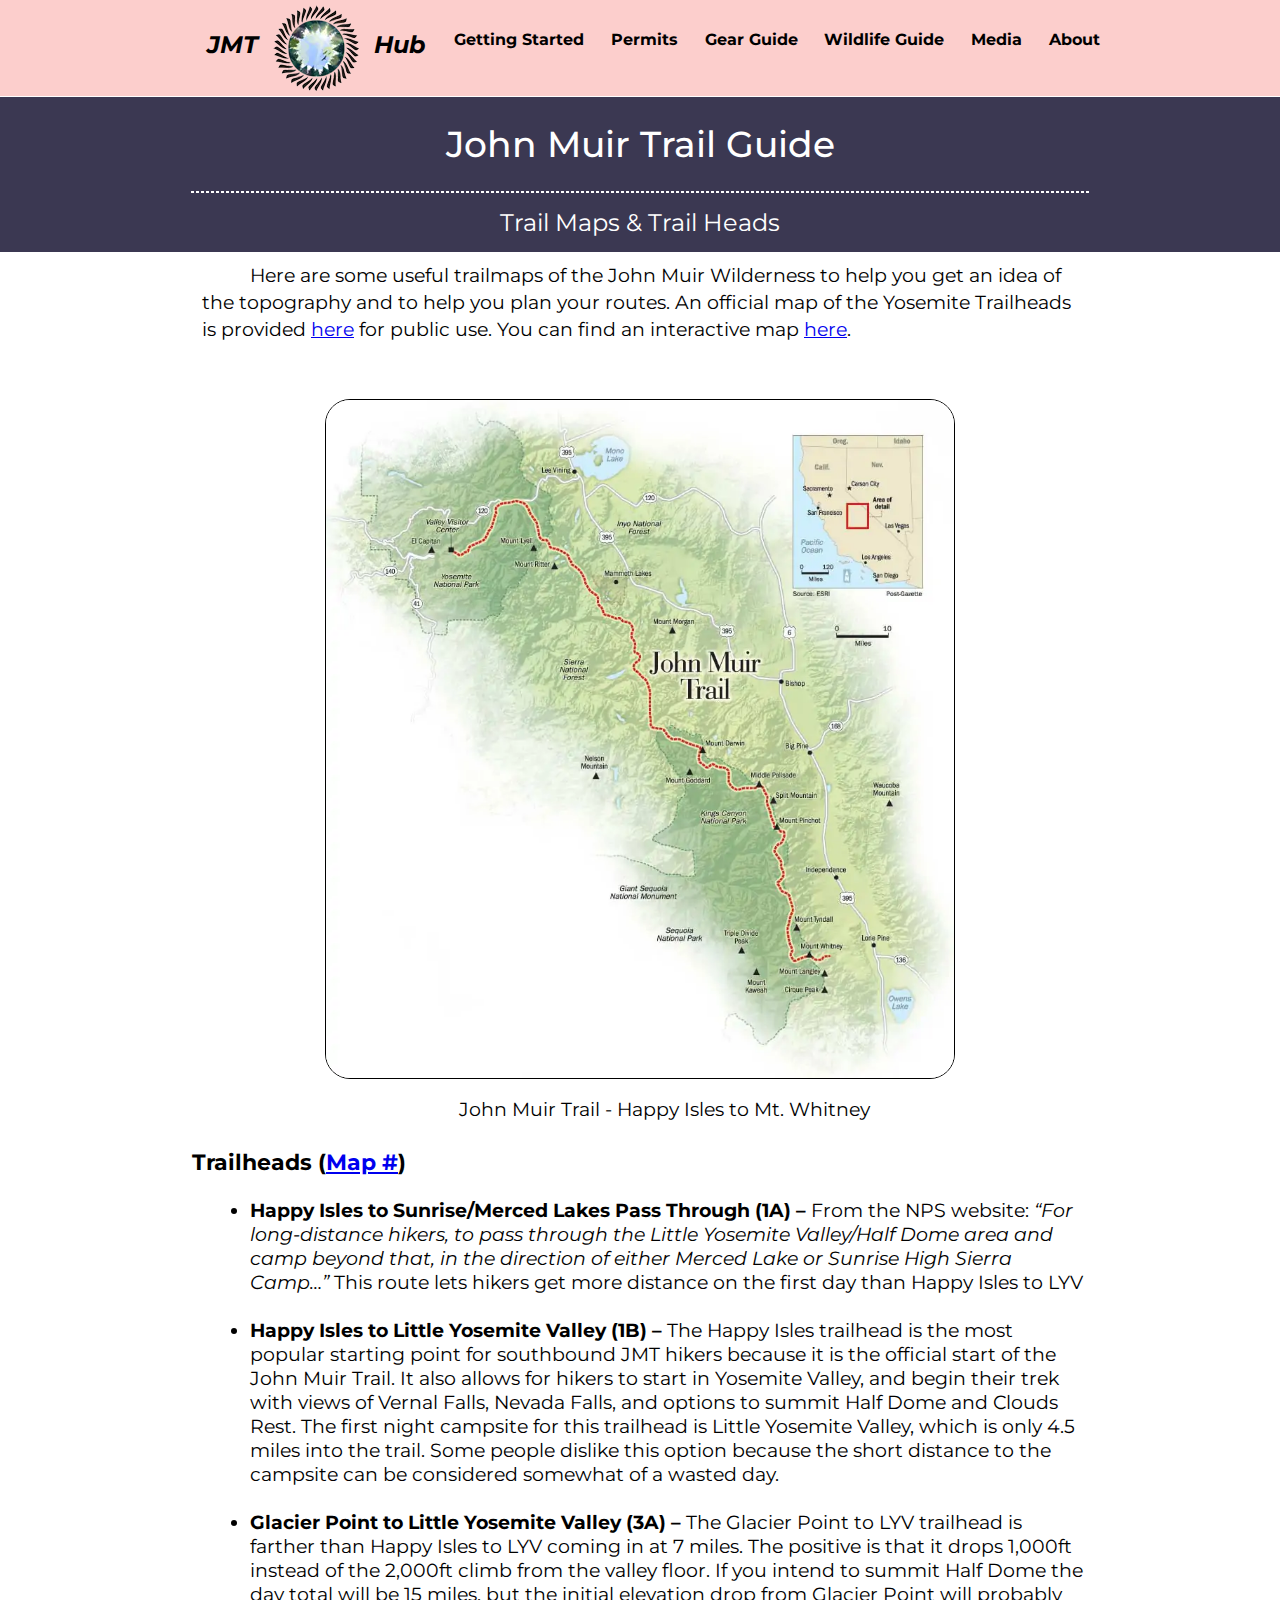
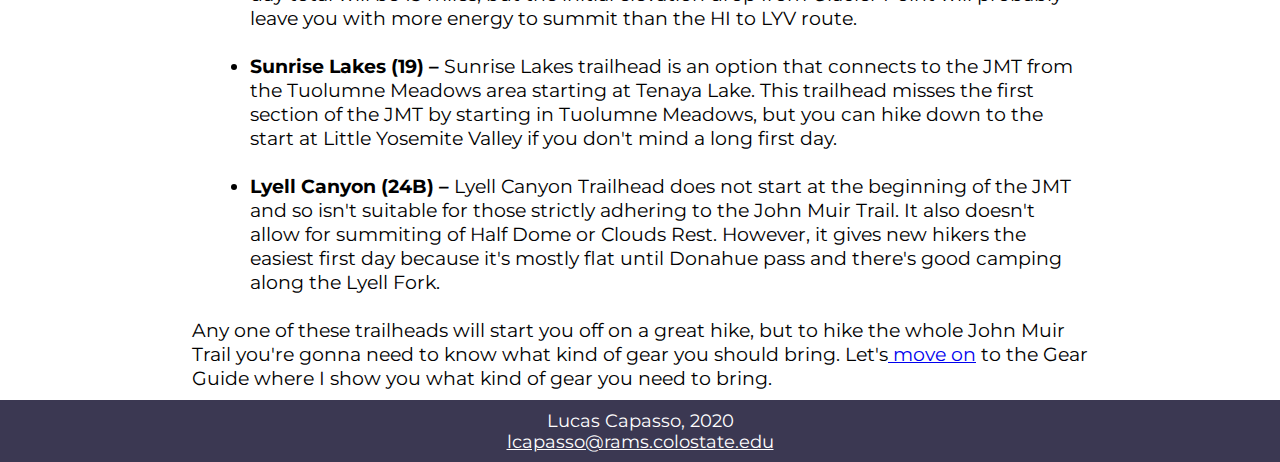
<file: jmt-hub/trail-maps.html>
<!doctype html>
<html lang="en">

<head>
    <meta charset="utf-8">
    <title>Trail Maps | JMT Guides | JMT Hub</title>
    <meta name="viewport" content="width=device-width, initial-scale=1">

    <!-- Main style sheet  -->

    <link rel="stylesheet" type="text/css" href="css/layout.css">

    <!-- Narrow style sheet  -->

    <link href="css/mobile.css" rel="stylesheet" media="only screen and (max-width:700px)">

    <link href="https://fonts.googleapis.com/css2?family=Montserrat:ital,wght@0,400;0,500;0,700;1,500&family=Raleway:ital,wght@0,400;0,500;0,700;1,500&display=swap" rel="stylesheet">

    <script src="https://ajax.googleapis.com/ajax/libs/jquery/3.1.1/jquery.min.js"></script>

</head>

<body>
    <!-- Controls function of hamburger menu  -->

    <script>
        $(document).ready(function() {
            $(".cross").hide();
            $(".menu").hide();
            $(".hamburger").click(function() {
                $(".menu").slideToggle("slow", function() {
                    $(".hamburger").hide();
                    $(".cross").show();
                });
            });

            $(".cross").click(function() {
                $(".menu").slideToggle("slow", function() {
                    $(".cross").hide();
                    $(".hamburger").show();
                });
            });
        });

    </script>

    <div class="wrapper">
        <div class="small-top">
            <div class="justified-flex">
                <header class="smaller-header">
                    <a href="./index.html" class="logo">
                        <h2><em>JMT</em></h2>
                        <picture>
                            <source srcset="images/small-logo.webp" type="image/webp">
                            <source srcset="images/small-logo.png" type="image/png">
                            <img src="./images/small-logo.png" alt="JMT Hub Logo">
                        </picture>
                        <h2><em>Hub</em></h2>
                    </a>
                </header>
                <nav>
                    <ul>
                        <li><a href="./getting-started.html">Getting Started</a></li>
                        <li><a href="./permits.html">Permits</a></li>
                        <li><a href="./gear-guide.html">Gear Guide</a></li>
                        <li><a href="./wildlife-guide.html">Wildlife Guide</a></li>
                        <li><a href="./media.html">Media</a></li>
                        <li><a href="./about.html">About</a></li>
                    </ul>
                </nav>
                <!-- Hamburger menu controls -->

                <div id="mobile">
                    <button class="hamburger">&#x2261;</button>
                    <button class="cross">x</button>
                </div>

                <!-- Hamburger menu options  -->

                <div class="menu">
                    <ul>
                        <li><a href="./getting-started.html">Getting Started</a></li>
                        <li><a href="./permits.html">Permits</a></li>
                        <li><a href="./gear-guide.html">Gear Guide</a></li>
                        <li><a href="./wildlife-guide.html">Wildlife Guide</a></li>
                        <li><a href="./media.html">Media</a></li>
                        <li><a href="./about.html">About</a></li>
                    </ul>
                </div>
            </div>
            <!--   logo graphic    <a target="_blank" href="https://www.vexels.com/vectors/preview/144604/forest-landscape-with-tall-trees"> Forest landscape with tall trees </a> | Free vector by <a target="_blank" href="https://www.vexels.com/">Vexels</a>-->

            <!--    logo border   <a href="http://clipartmag.com/rope-circle-clipart">Rope Circle Clipart</a>-->
        </div>
        <div class="content-header">
            <h2>John Muir Trail Guide</h2>
            <hr>
            <p>Trail Maps &amp; Trail Heads</p>
        </div>
        <div class="content">
            <p>Here are some useful trailmaps of the John Muir Wilderness to help you get an idea of the topography and to help you plan your routes. An official map of the Yosemite Trailheads is provided <a href="https://www.nps.gov/yose/planyourvisit/upload/wildernesstrailheads.pdf">here</a> for public use. You can find an interactive map <a href="https://www.trailforks.com/region/sierra-nevada-7890/map/?activitytype=1&z=9.8&lat=36.61950&lon=-118.32050">here</a>.</p><br>

            <div class="img-attr">
                <picture>
                    <source srcset="images/jmt-map1.webp " type="image/webp">
                    <source srcset="images/jmt-map1.jpg" type="image/jpeg">
                    <img src="./images/jmt-map1.jpg" alt="Focused Map of John Muir Trail">
                </picture>
                <p>John Muir Trail - Happy Isles to Mt. Whitney</p>
            </div>
            <h3>Trailheads (<a href="https://www.nps.gov/yose/planyourvisit/upload/wildernesstrailheads.pdf">Map #</a>)</h3>
            <ul>
                <li><strong>Happy Isles to Sunrise/Merced Lakes Pass Through (1A) – </strong>From the NPS website: <em>“For long-distance hikers, to pass through the Little Yosemite Valley/Half Dome area and camp beyond that, in the direction of either Merced Lake or Sunrise High Sierra Camp…”</em> This route lets hikers get more distance on the first day than Happy Isles to LYV <br><br></li>
                <li><strong>Happy Isles to Little Yosemite Valley (1B) – </strong>The Happy Isles trailhead is the most popular starting point for southbound JMT hikers because it is the official start of the John Muir Trail. It also allows for hikers to start in Yosemite Valley, and begin their trek with views of Vernal Falls, Nevada Falls, and options to summit Half Dome and Clouds Rest. The first night campsite for this trailhead is Little Yosemite Valley, which is only 4.5 miles into the trail. Some people dislike this option because the short distance to the campsite can be considered somewhat of a wasted day. <br><br></li>
                <li><strong>Glacier Point to Little Yosemite Valley (3A) – </strong>The Glacier Point to LYV trailhead is farther than Happy Isles to LYV coming in at 7 miles. The positive is that it drops 1,000ft instead of the 2,000ft climb from the valley floor. If you intend to summit Half Dome the day total will be 15 miles, but the initial elevation drop from Glacier Point will probably leave you with more energy to summit than the HI to LYV route.<br><br></li>
                <li><strong>Sunrise Lakes (19) – </strong> Sunrise Lakes trailhead is an option that connects to the JMT from the Tuolumne Meadows area starting at Tenaya Lake. This trailhead misses the first section of the JMT by starting in Tuolumne Meadows, but you can hike down to the start at Little Yosemite Valley if you don't mind a long first day.<br><br></li>
                <li><strong>Lyell Canyon (24B) – </strong>Lyell Canyon Trailhead does not start at the beginning of the JMT and so isn't suitable for those strictly adhering to the John Muir Trail. It also doesn't allow for summiting of Half Dome or Clouds Rest. However, it gives new hikers the easiest first day because it's mostly flat until Donahue pass and there's good camping along the Lyell Fork.<br><br></li>
            </ul>
            <div>Any one of these trailheads will start you off on a great hike, but to hike the whole John Muir Trail you're gonna need to know what kind of gear you should bring. Let's<a href="./gear-guide.html"> move on</a> to the Gear Guide where I show you what kind of gear you need to bring.</div>
        </div>
        <footer>
            Lucas Capasso, 2020 <br>
            <a href="#">lcapasso@rams.colostate.edu</a>
        </footer>
    </div>
</body>

</html>
</file>
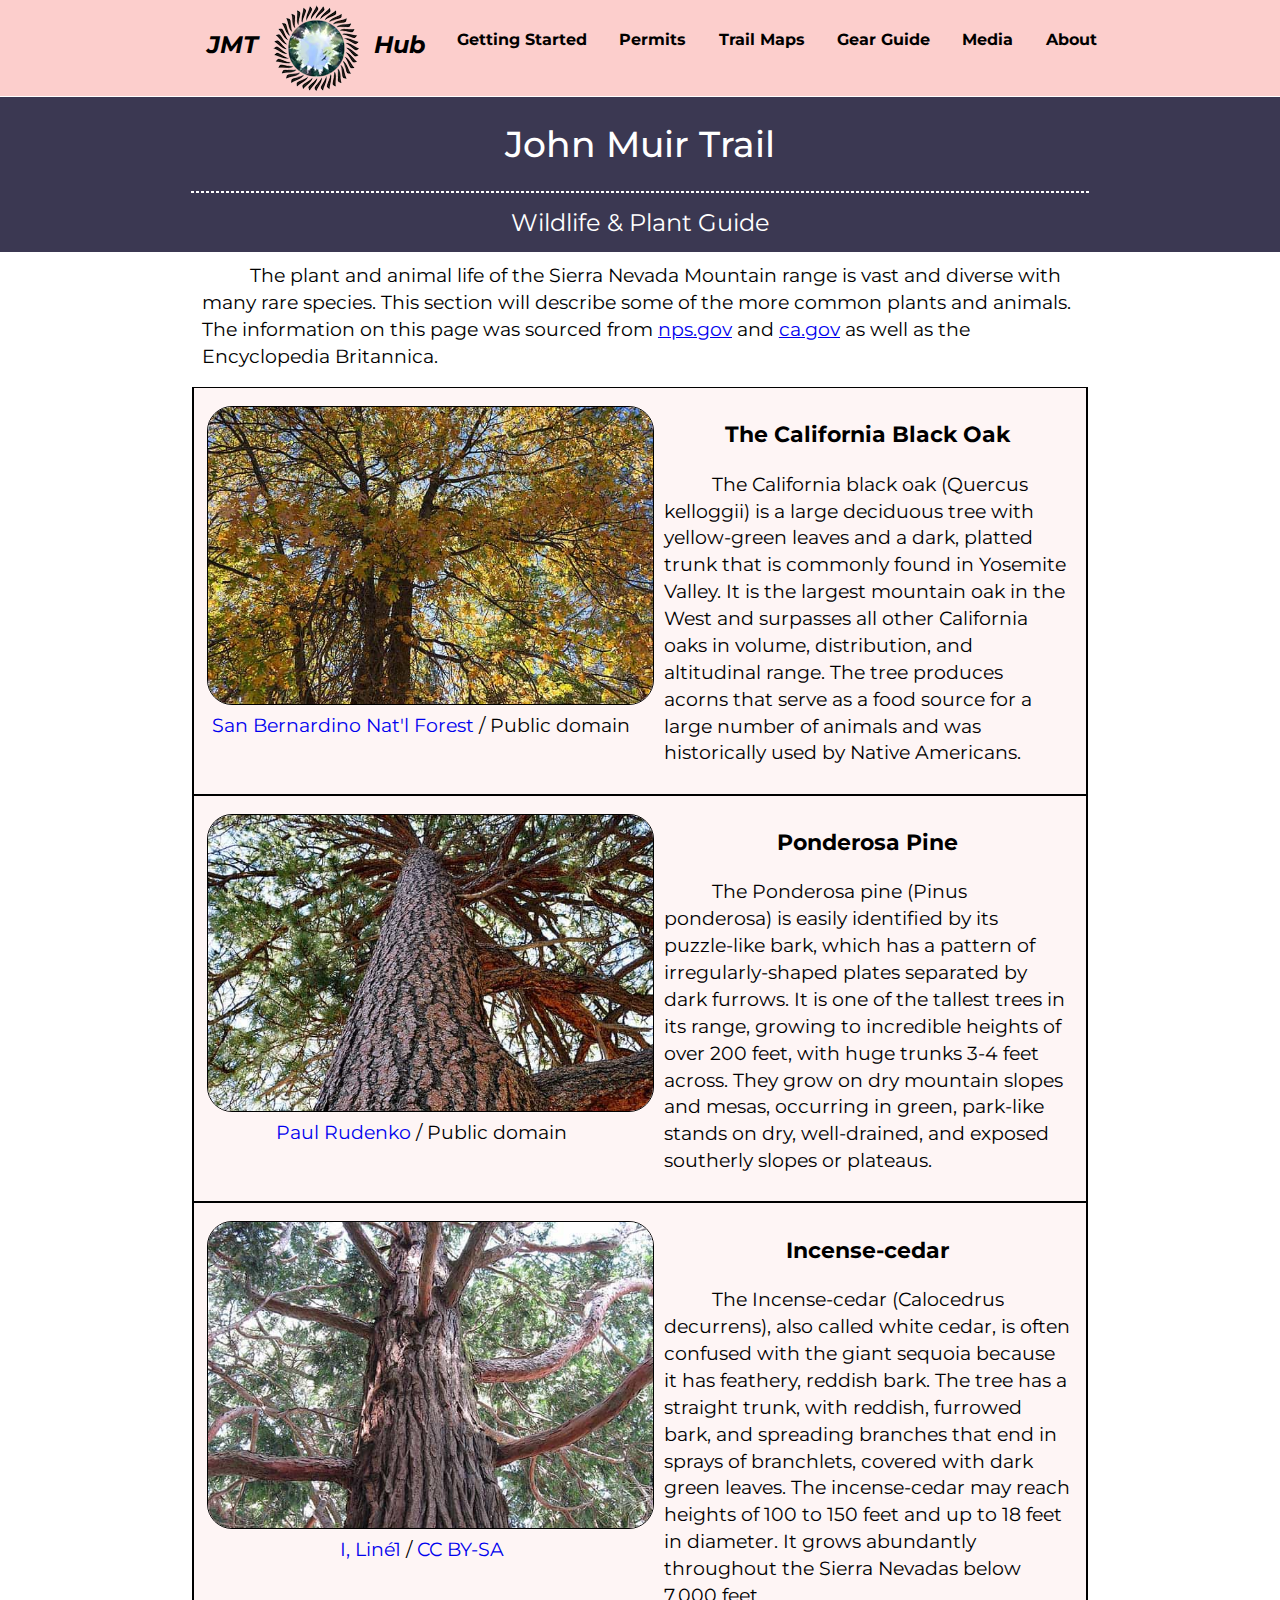
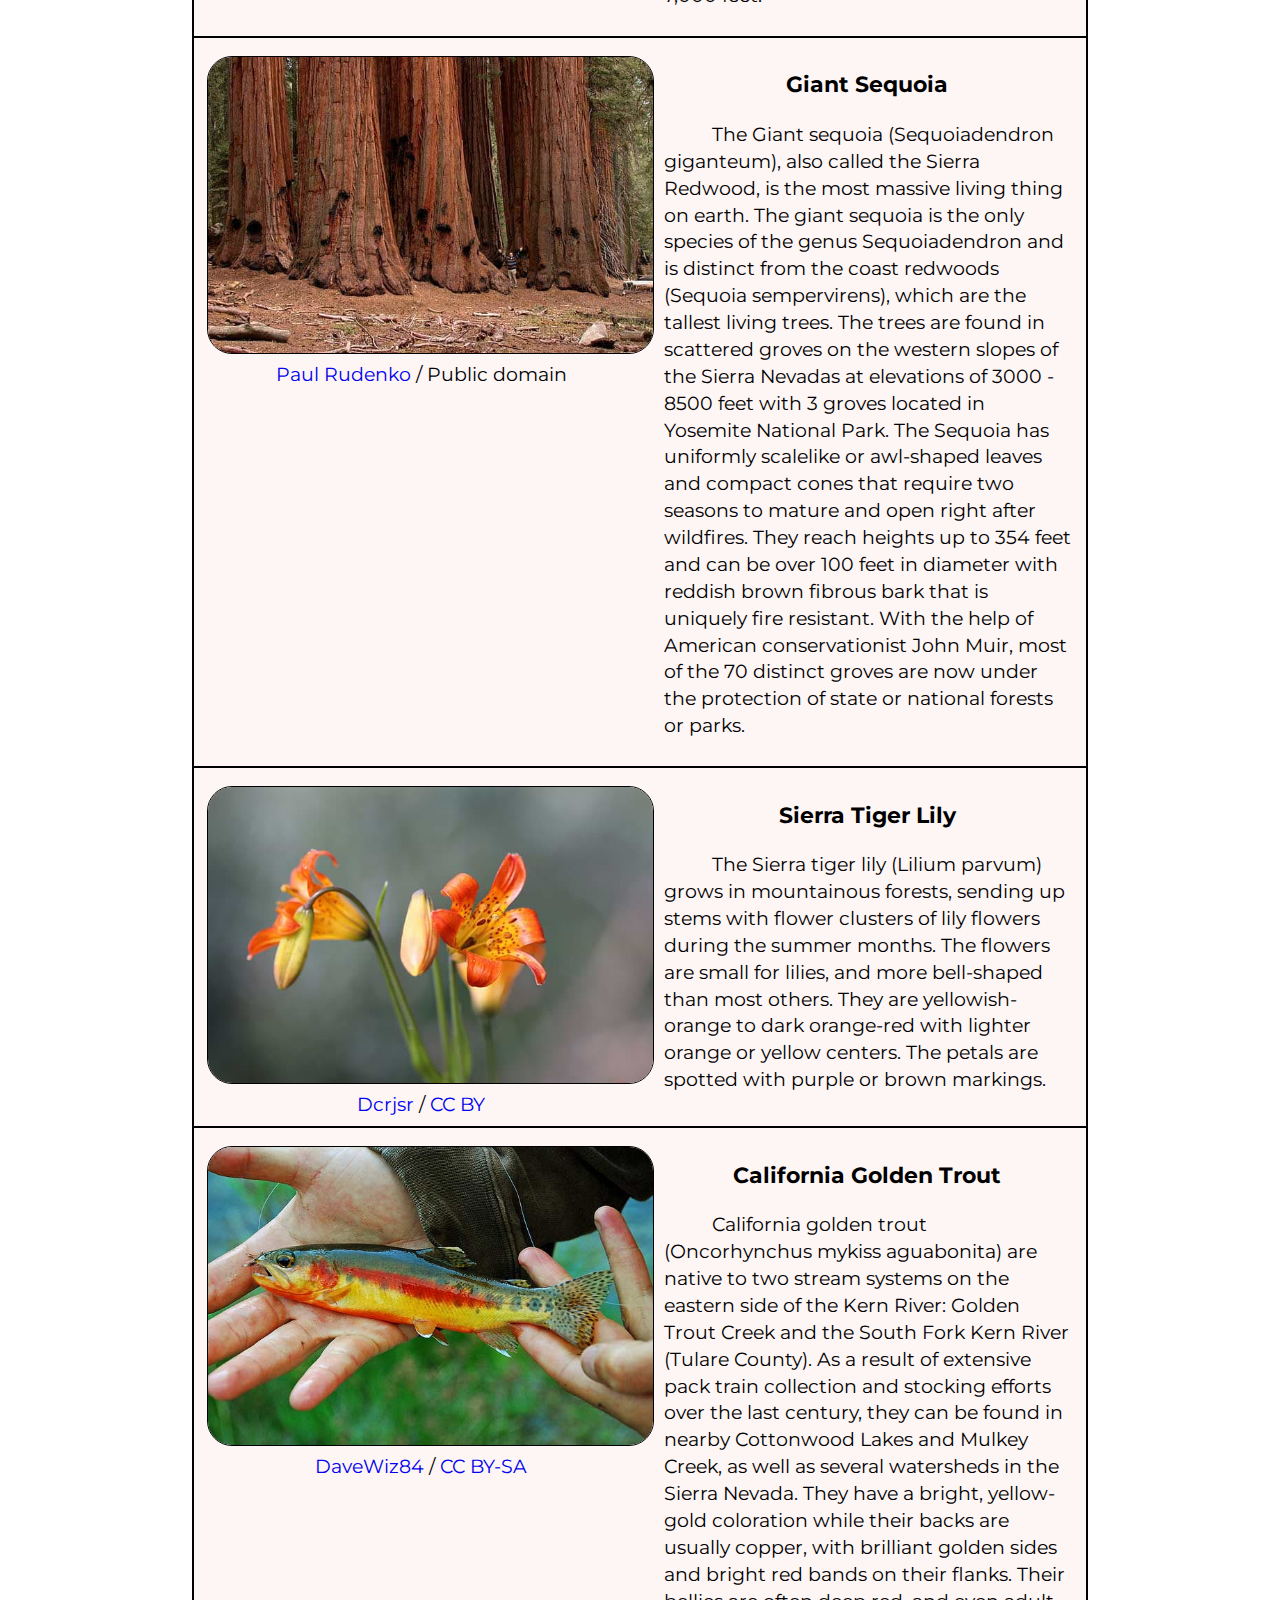
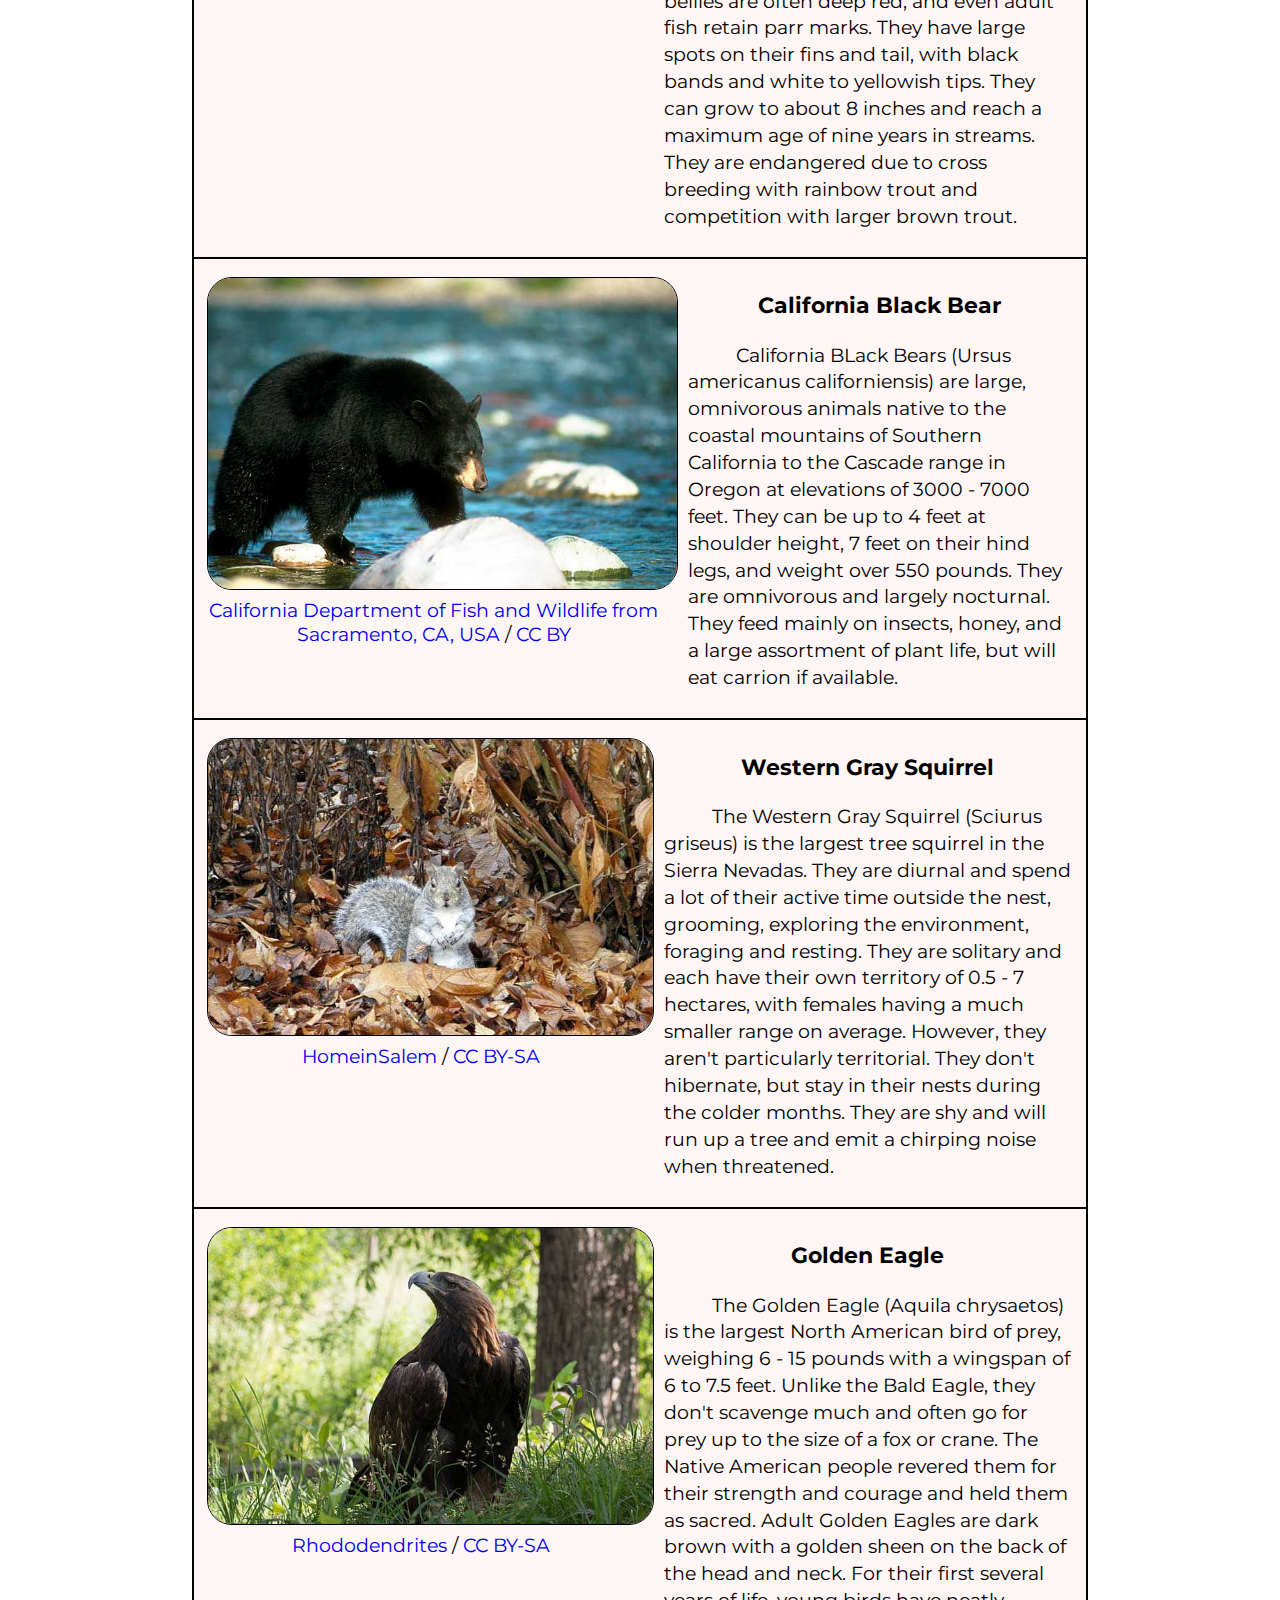
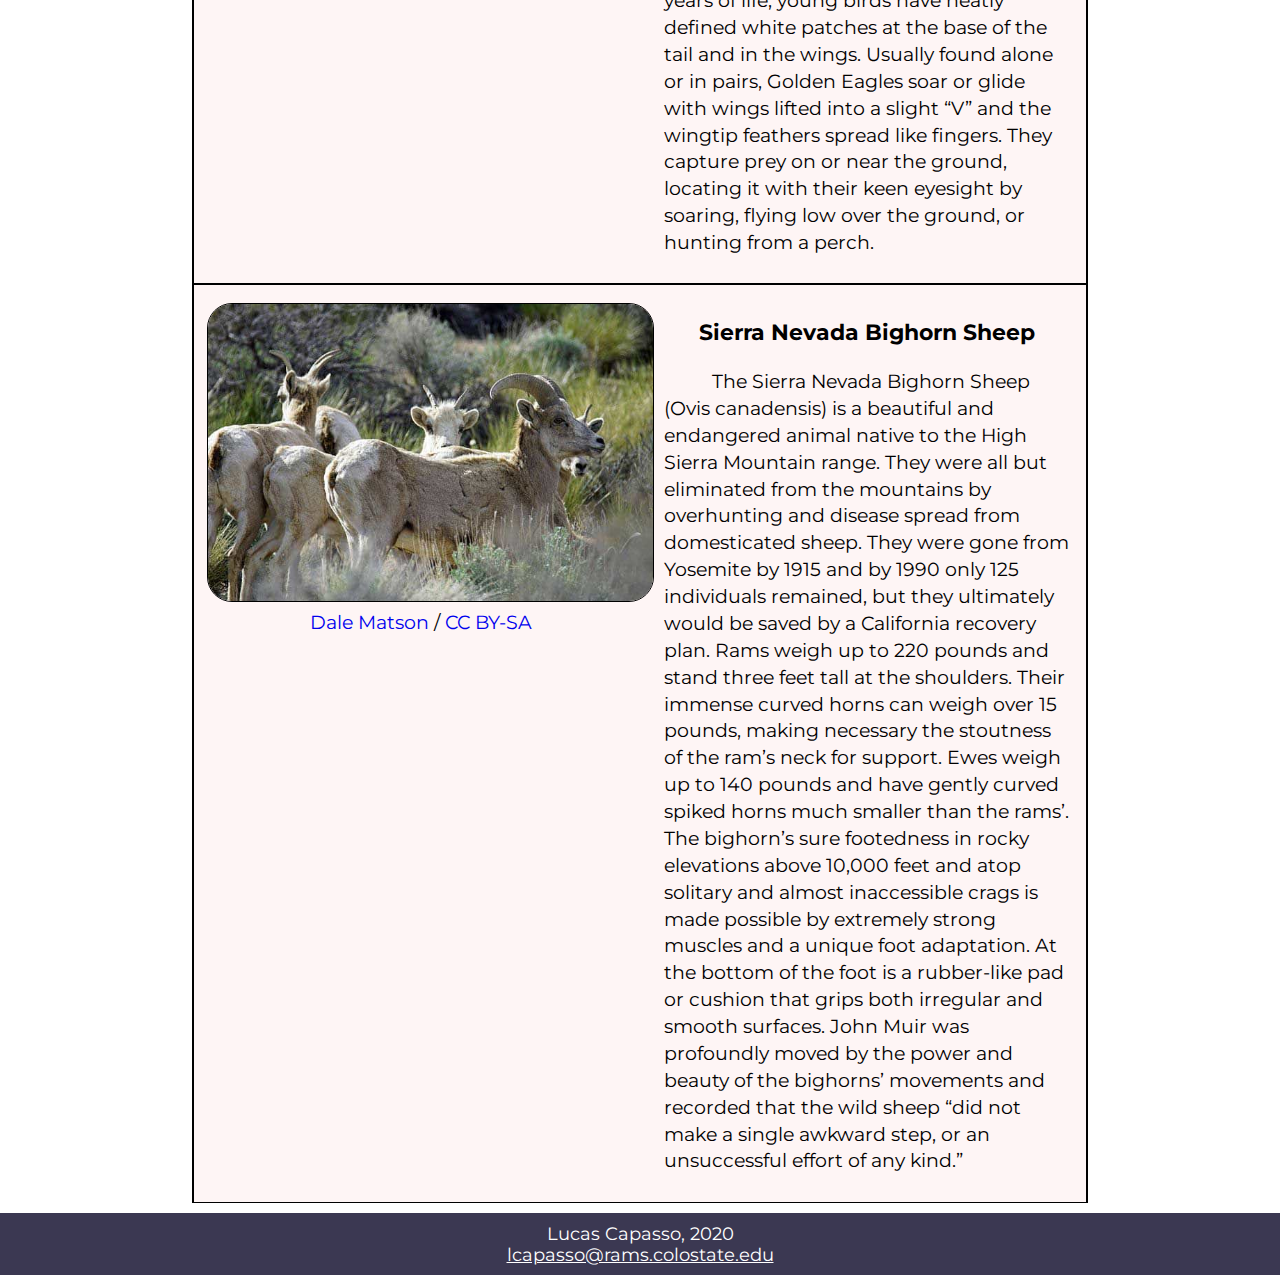
<file: jmt-hub/wildlife-guide.html>
<!doctype html>
<html lang="en">

<head>
    <meta charset="utf-8">
    <title>Wildlife Guide | JMT Guides | JMT Hub</title>
    <meta name="viewport" content="width=device-width, initial-scale=1">

    <!-- Main style sheet  -->

    <link rel="stylesheet" type="text/css" href="css/layout.css">

    <!-- Narrow style sheet  -->

    <link href="css/mobile.css" rel="stylesheet" media="only screen and (max-width:700px)">

    <link href="https://fonts.googleapis.com/css2?family=Montserrat:ital,wght@0,400;0,500;0,700;1,500&family=Raleway:ital,wght@0,400;0,500;0,700;1,500&display=swap" rel="stylesheet">

    <script src="https://ajax.googleapis.com/ajax/libs/jquery/3.1.1/jquery.min.js"></script>

</head>

<body>
    <!-- Controls function of hamburger menu  -->

    <script>
        $(document).ready(function() {
            $(".cross").hide();
            $(".menu").hide();
            $(".hamburger").click(function() {
                $(".menu").slideToggle("slow", function() {
                    $(".hamburger").hide();
                    $(".cross").show();
                });
            });

            $(".cross").click(function() {
                $(".menu").slideToggle("slow", function() {
                    $(".cross").hide();
                    $(".hamburger").show();
                });
            });
        });

    </script>

    <div class="wrapper">
        <div class="small-top">
            <div class="justified-flex">
                <header class="smaller-header">
                    <a href="./index.html" class="logo">
                        <h2><em>JMT</em></h2>
                        <picture>
                            <source srcset="images/small-logo.webp" type="image/webp">
                            <source srcset="images/small-logo.png" type="image/png">
                            <img src="./images/small-logo.png" alt="JMT Hub Logo">
                        </picture>
                        <h2><em>Hub</em></h2>
                    </a>
                </header>
                <nav>
                    <ul>
                        <li><a href="./getting-started.html">Getting Started</a></li>
                        <li><a href="./permits.html">Permits</a></li>
                        <li><a href="./trail-maps.html">Trail Maps</a></li>
                        <li><a href="./gear-guide.html">Gear Guide</a></li>
                        <li><a href="./media.html">Media</a></li>
                        <li><a href="./about.html">About</a></li>
                    </ul>
                </nav>
                <!-- Hamburger menu controls -->

                <div id="mobile">
                    <button class="hamburger">&#x2261;</button>
                    <button class="cross">x</button>
                </div>

                <!-- Hamburger menu options  -->

                <div class="menu">
                    <ul>
                        <li><a href="./getting-started.html">Getting Started</a></li>
                        <li><a href="./permits.html">Permits</a></li>
                        <li><a href="./trail-maps.html">Trail Maps</a></li>
                        <li><a href="./gear-guide.html">Gear Guide</a></li>
                        <li><a href="./media.html">Media</a></li>
                        <li><a href="./about.html">About</a></li>
                    </ul>
                </div>
            </div>
            <!--           boots pic <a href="https://commons.wikimedia.org/wiki/File:Old_friends.jpg" title="via Wikimedia Commons">Herbythyme</a> / <a href="https://creativecommons.org/licenses/by-sa/4.0">CC BY-SA</a>-->
            <!--   logo graphic    <a target="_blank" href="https://www.vexels.com/vectors/preview/144604/forest-landscape-with-tall-trees"> Forest landscape with tall trees </a> | Free vector by <a target="_blank" href="https://www.vexels.com/">Vexels</a>-->

            <!--    logo border   <a href="http://clipartmag.com/rope-circle-clipart">Rope Circle Clipart</a>-->
        </div>
        <div class="content-header">
            <h2>John Muir Trail</h2>
            <hr>
            <p>Wildlife &amp; Plant Guide</p>
        </div>
        <div class="two-column">
            <p>The plant and animal life of the Sierra Nevada Mountain range is vast and diverse with many rare species. This section will describe some of the more common plants and animals. The information on this page was sourced from <a href="https://www.nps.gov/">nps.gov</a> and <a href="https://www.ca.gov/">ca.gov</a> as well as the Encyclopedia Britannica.</p>
            <div class="bordered-flex" id="no-wrap">
                <div class="left-side">
                    <img src="./images/california-black-oak.jpg" alt="California Black Oak">
                    <a href="https://commons.wikimedia.org/wiki/File:California_Black_Oak_(45189763992).jpg" title="via Wikimedia Commons">San Bernardino Nat&#039;l Forest</a> / Public domain
                </div>
                <div class="right-side">
                    <h3>The California Black Oak</h3>
                    <p>The California black oak (Quercus kelloggii) is a large deciduous tree with yellow-green leaves and a dark, platted trunk that is commonly found in Yosemite Valley. It is the largest mountain oak in the West and surpasses all other California oaks in volume, distribution, and altitudinal range. The tree produces acorns that serve as a food source for a large number of animals and was historically used by Native Americans.</p>
                </div>
            </div>
            <div class="bordered-flex" id="no-wrap">
                <div class="left-side">
                    <img src="./images/ponderosa-pine.jpg" alt="Trunk view of Ponderosa Pine">
                    <a href="https://commons.wikimedia.org/wiki/File:TheHouseGroupGiantForest.JPG" title="via Wikimedia Commons">Paul Rudenko</a> / Public domain
                </div>
                <div class="right-side">
                    <h3>Ponderosa Pine</h3>
                    <p>The Ponderosa pine (Pinus ponderosa) is easily identified by its puzzle-like bark, which has a pattern of irregularly-shaped plates separated by dark furrows. It is one of the tallest trees in its range, growing to incredible heights of over 200 feet, with huge trunks 3-4 feet across. They grow on dry mountain slopes and mesas, occurring in green, park-like stands on dry, well-drained, and exposed southerly slopes or plateaus.</p>
                </div>
            </div>
            <div class="bordered-flex" id="no-wrap">
                <div class="left-side">
                    <img src="./images/incense-cedar.jpg" alt="Trunk View of Incense Cedar">
                    <a href="https://commons.wikimedia.org/wiki/File:Calocedrus_decurrens_01_by_Line1.jpg" title="via Wikimedia Commons">I, Liné1</a> / <a href="http://creativecommons.org/licenses/by-sa/3.0/">CC BY-SA</a>
                </div>
                <div class="right-side">
                    <h3>Incense-cedar</h3>
                    <p>The Incense-cedar (Calocedrus decurrens), also called white cedar, is often confused with the giant sequoia because it has feathery, reddish bark. The tree has a straight trunk, with reddish, furrowed bark, and spreading branches that end in sprays of branchlets, covered with dark green leaves. The incense-cedar may reach heights of 100 to 150 feet and up to 18 feet in diameter. It grows abundantly throughout the Sierra Nevadas below 7,000 feet.</p>
                </div>
            </div>
            <div class="bordered-flex" id="no-wrap">
                <div class="left-side">
                    <img src="./images/giant-sequoia.jpg" alt="Man Standing Near Sequoias">
                    <a href="https://commons.wikimedia.org/wiki/File:TheHouseGroupGiantForest.JPG" title="via Wikimedia Commons">Paul Rudenko</a> / Public domain
                </div>
                <div class="right-side">
                    <h3>Giant Sequoia</h3>
                    <p>The Giant sequoia (Sequoiadendron giganteum), also called the Sierra Redwood, is the most massive living thing on earth. The giant sequoia is the only species of the genus Sequoiadendron and is distinct from the coast redwoods (Sequoia sempervirens), which are the tallest living trees. The trees are found in scattered groves on the western slopes of the Sierra Nevadas at elevations of 3000 - 8500 feet with 3 groves located in Yosemite National Park. The Sequoia has uniformly scalelike or awl-shaped leaves and compact cones that require two seasons to mature and open right after wildfires. They reach heights up to 354 feet and can be over 100 feet in diameter with reddish brown fibrous bark that is uniquely fire resistant. With the help of American conservationist John Muir, most of the 70 distinct groves are now under the protection of state or national forests or parks.</p>
                </div>
            </div>
            <div class="bordered-flex" id="no-wrap">
                <div class="left-side">
                    <img src="./images/sierra-tiger-lily.jpg" alt="Close Up of a Sierra Tiger Lily">
                    <a href="https://commons.wikimedia.org/wiki/File:Lilium_parvum_alpine_lily_flowers_close_buds.jpg" title="via Wikimedia Commons">Dcrjsr</a> / <a href="https://creativecommons.org/licenses/by/3.0">CC BY</a>
                </div>
                <div class="right-side">
                    <h3>Sierra Tiger Lily</h3>
                    <p>The Sierra tiger lily (Lilium parvum) grows in mountainous forests, sending up stems with flower clusters of lily flowers during the summer months. The flowers are small for lilies, and more bell-shaped than most others. They are yellowish-orange to dark orange-red with lighter orange or yellow centers. The petals are spotted with purple or brown markings.</p>
                </div>
            </div>
            <div class="bordered-flex" id="no-wrap">
                <div class="left-side">
                    <img src="./images/california-golden-trout.jpg" alt="Man Holding Golden Trout">
                    <a href="https://commons.wikimedia.org/wiki/File:California_Golden_Trout.jpg" title="via Wikimedia Commons">DaveWiz84</a> / <a href="https://creativecommons.org/licenses/by-sa/4.0">CC BY-SA</a>
                </div>
                <div class="right-side">
                    <h3>California Golden Trout</h3>
                    <p>California golden trout (Oncorhynchus mykiss aguabonita) are native to two stream systems on the eastern side of the Kern River: Golden Trout Creek and the South Fork Kern River (Tulare County). As a result of extensive pack train collection and stocking efforts over the last century, they can be found in nearby Cottonwood Lakes and Mulkey Creek, as well as several watersheds in the Sierra Nevada. They have a bright, yellow-gold coloration while their backs are usually copper, with brilliant golden sides and bright red bands on their flanks. Their bellies are often deep red, and even adult fish retain parr marks. They have large spots on their fins and tail, with black bands and white to yellowish tips. They can grow to about 8 inches and reach a maximum age of nine years in streams. They are endangered due to cross breeding with rainbow trout and competition with larger brown trout.</p>
                </div>
            </div>
            <div class="bordered-flex" id="no-wrap">
                <div class="left-side">
                    <img src="./images/california-black-bear.jpg" alt="California Black Bear in a Stream">
                    <a href="https://commons.wikimedia.org/wiki/File:Black_bear_(20275621801).jpg" title="via Wikimedia Commons">California Department of Fish and Wildlife from Sacramento, CA, USA</a> / <a href="https://creativecommons.org/licenses/by/2.0">CC BY</a>
                </div>
                <div class="right-side">
                    <h3>California Black Bear</h3>
                    <p>California BLack Bears (Ursus americanus californiensis) are large, omnivorous animals native to the coastal mountains of Southern California to the Cascade range in Oregon at elevations of 3000 - 7000 feet. They can be up to 4 feet at shoulder height, 7 feet on their hind legs, and weight over 550 pounds. They are omnivorous and largely nocturnal. They feed mainly on insects, honey, and a large assortment of plant life, but will eat carrion if available.</p>
                </div>
            </div>
            <div class="bordered-flex" id="no-wrap">
                <div class="left-side">
                    <img src="./images/western-gray-squirrel.jpg" alt="Western Gray Squirrel Sitting in Leaves">
                    <a href="https://commons.wikimedia.org/wiki/File:Western_Gray_Squirrel_4a_(b).JPG" title="via Wikimedia Commons">HomeinSalem</a> / <a href="https://creativecommons.org/licenses/by-sa/3.0">CC BY-SA</a>
                </div>
                <div class="right-side">
                    <h3>Western Gray Squirrel</h3>
                    <p>The Western Gray Squirrel (Sciurus griseus) is the largest tree squirrel in the Sierra Nevadas. They are diurnal and spend a lot of their active time outside the nest, grooming, exploring the environment, foraging and resting. They are solitary and each have their own territory of 0.5 - 7 hectares, with females having a much smaller range on average. However, they aren't particularly territorial. They don't hibernate, but stay in their nests during the colder months. They are shy and will run up a tree and emit a chirping noise when threatened.</p>
                </div>
            </div>
            <div class="bordered-flex" id="no-wrap">
                <div class="left-side">
                    <img src="./images/golden-eagle.jpg" alt="Golden Eagle in Grass">
                    <a href="https://commons.wikimedia.org/wiki/File:Golden_eagle_at_ACES_(11824).jpg" title="via Wikimedia Commons">Rhododendrites</a> / <a href="https://creativecommons.org/licenses/by-sa/4.0">CC BY-SA</a>
                </div>
                <div class="right-side">
                    <h3>Golden Eagle</h3>
                    <p>The Golden Eagle (Aquila chrysaetos) is the largest North American bird of prey, weighing 6 - 15 pounds with a wingspan of 6 to 7.5 feet. Unlike the Bald Eagle, they don't scavenge much and often go for prey up to the size of a fox or crane. The Native American people revered them for their strength and courage and held them as sacred. Adult Golden Eagles are dark brown with a golden sheen on the back of the head and neck. For their first several years of life, young birds have neatly defined white patches at the base of the tail and in the wings. Usually found alone or in pairs, Golden Eagles soar or glide with wings lifted into a slight “V” and the wingtip feathers spread like fingers. They capture prey on or near the ground, locating it with their keen eyesight by soaring, flying low over the ground, or hunting from a perch.</p>
                </div>
            </div>
            <div class="bordered-flex" id="no-wrap">
                <div class="left-side">
                    <img src="./images/sierra-nevada-bighorn-sheep-group.jpg" alt="Group of Bighorn Sheep">
                    <a href="https://commons.wikimedia.org/wiki/File:Sierra_Nevada_Bighorn_Sheep_group.jpg" title="via Wikimedia Commons">Dale Matson</a> / <a href="https://creativecommons.org/licenses/by-sa/4.0">CC BY-SA</a>
                </div>
                <div class="right-side">
                    <h3>Sierra Nevada Bighorn Sheep</h3>
                    <p>The Sierra Nevada Bighorn Sheep (Ovis canadensis) is a beautiful and endangered animal native to the High Sierra Mountain range. They were all but eliminated from the mountains by overhunting and disease spread from domesticated sheep. They were gone from Yosemite by 1915 and by 1990 only 125 individuals remained, but they ultimately would be saved by a California recovery plan. Rams weigh up to 220 pounds and stand three feet tall at the shoulders. Their immense curved horns can weigh over 15 pounds, making necessary the stoutness of the ram’s neck for support. Ewes weigh up to 140 pounds and have gently curved spiked horns much smaller than the rams’. The bighorn’s sure footedness in rocky elevations above 10,000 feet and atop solitary and almost inaccessible crags is made possible by extremely strong muscles and a unique foot adaptation. At the bottom of the foot is a rubber-like pad or cushion that grips both irregular and smooth surfaces. John Muir was profoundly moved by the power and beauty of the bighorns’ movements and recorded that the wild sheep “did not make a single awkward step, or an unsuccessful effort of any kind.”</p>
                </div>
            </div>
        </div>
        <footer>
            Lucas Capasso, 2020 <br>
            <a href="#">lcapasso@rams.colostate.edu</a>
        </footer>
    </div>
</body>

</html>
</file>
<file: jmt-hub/css/layout.css>
body,
html {
    height: 100%;
    padding: 0;
    margin: 0;
    font-family: 'Montserrat', 'Raleway', sans-serif;
}

img {
    display: block;
}

.landing-header {
    /*    background-color: #FFF;*/
    display: flex;
}

.landing-header img {
    display: block;
    /*    width: auto;*/
    /*    height: auto;*/
}

.landing-header div {
    margin: 150px auto 250px auto;
}

.landing-header h1 {
    padding: 15px;
    height: 50%;
}

.smaller-header {
    /*    background-color: #FFF;*/
    display: flex;
}

.smaller-header img {
    display: block;
    margin: auto;
    /*    width: auto;*/
    /*    height: auto;*/
}

.smaller-header {
    margin: 5px auto;
}

.smaller-header h2 {
    padding: 5px 15px 0 15px;
    height: 50%;
}

.header-img {
    margin: 15px auto;
}

.header-img img {
    border-radius: 25px;
    border: solid black 1px;
    display: block;
    margin: 0 auto;
}

.justified-flex {
    display: flex;
    width: 70%;
    margin: auto;
    justify-content: space-between;
}

.justified-flex nav {
    margin-top: 20px;
    min-width: 75%;
}

ul {
    margin: 0;
    padding: 0;
}

nav ul {
    list-style: none;
    display: flex;
    justify-content: space-around;
    position: relative;
}

nav a {
    color: black;
    text-decoration: none;
    display: block;
    padding: 10px;
    text-align: center;
    font-family: 'Montserrat', 'Raleway', sans-serif;
    font-weight: bold;
}

nav a:hover {
    color: white;
}

i {
    border: solid white;
    border-width: 0 5px 5px 0;
    display: inline-block;
    padding: 10px;
}


footer {
    background-color: #3B3852;
    color: white;
    text-align: center;
    font-size: 1.1em;
    padding: 10px;
}

footer a {
    color: white;
}

footer img {
    display: block;
    margin: 10px auto 10px auto;
}

/*centered*/
.home-logo {
    display: flex;
    text-align: center;
    vertical-align: middle;
    text-decoration: none;
    color: black;
}

.home-logo:hover {
    cursor: pointer;
}

/*top left*/
.logo {
    display: flex;
    text-align: center;
    text-decoration: none;
    color: black;
}

.logo:hover {
    cursor: pointer;
}

.top {
    background-image: url(../images/2048px-mountains.jpg);
    height: 100%;
    background-position: center;
    background-repeat: no-repeat;
    background-size: cover;
}

.small-top {
    background-color: #FCCECC;
    /*
    background-image: url(../images/2048px-mountains.jpg);
    height: 100%;
    background-position: center;
    background-repeat: no-repeat;
    background-size: cover;
*/
}

.down {
    position: absolute;
    bottom: 20px;
    left: 50%;
    z-index: 2;
    display: inline-block;
    text-decoration: none;
    transform: rotate(45deg);
    -webkit-transform: rotate(45deg);
}

.landing-content-header {
    background-color: #FCCECC;
    border-top: solid 2px white;
    border-bottom: solid 1px black;
    bottom: 20px;
    font-size: 1.5em;
    font-family: 'Montserrat', 'Raleway', sans-serif;
    text-align: center;
    margin: 0 0 25px 0;
    width: 100%;
}

.landing-content-header h2 {
    margin: 25px auto 25px auto;
    font-weight: 500;
}

.landing-content-header p {
    margin: 0;
    padding: 15px 0 15px 0;
}

.landing-content-header hr {
    margin: 0 auto 0 auto;
    max-width: 70%;
    border-top: 2px dashed gray;
}

.content-header {
    background-color: #3B3852;
    color: white;
    border-top: solid 1px white;
    font-size: 1.5em;
    font-family: 'Montserrat', 'Raleway', sans-serif;
    text-align: center;
    width: 100%;
}

.content-header h2 {
    margin: 25px auto 25px auto;
    font-weight: 500;
}

.content-header p {
    margin: 0;
    padding: 15px 0 15px 0;
}

.content-header hr {
    margin: 0 auto 0 auto;
    max-width: 70%;
    border: 1.5px dashed white;
}

.content {
    width: 70%;
    margin: 10px auto 10px auto;
    background-color: #FFFFFF;
    font-size: 1.2em;
}


.content p {
    margin-top: 0px;
    margin-right: 10px;
    margin-bottom: 0.9em;
    margin-left: 10px;
    line-height: 1.4em;
    text-indent: 2.5em;
}

.content hr {
    margin: 0 auto 0 auto;
    border-top: 2px dashed black;
}

.content ul {
    margin: 0;
    padding: 0;
    padding-left: 3em;
    /*    font-size: 1.2em;*/
}

.content img {
    display: block;
    border: 1px solid black;
    margin: 15px auto 15px auto;
    max-width: 70%;
    height: auto;
}

.content h4 {
    margin-bottom: 5px;
}

.content h2 {
    text-align: center;
}

.normalize-img {
    max-width: 60%;
    margin: 15px auto;
    border-radius: 25px;
    border: solid black 1px;
}

.two-column {
    max-width: 70%;
    margin: 10px auto 10px auto;
    background-color: #FFFFFF;
    font-size: 1.2em;
}

iframe {
    margin: 15px auto;
    max-width: 100%;
    height: auto;
    display: block;
}

.two-column hr {
    margin: 0 auto 0 auto;
    border-top: 2px solid black;
}

.two-column h3 {
    text-align: center;
}

.two-column p {
    margin-top: 0px;
    margin-right: 10px;
    margin-bottom: 0.9em;
    margin-left: 10px;
    line-height: 1.4em;
    text-indent: 2.5em;
}

.bordered-flex {
    display: flex;
    flex-direction: row;
    max-width: 100%;
    border-left: 2px solid black;
    border-right: 2px solid black;
    border-top: 1px solid black;
    border-bottom: 1px solid black;
    background-color: #fef5f5;
    margin: 0 auto;
}

.bordered {
    border: 2px solid black;
    background-color: #fef5f5;
    margin: 0 auto;
}

.bordered h4 {
    text-align: center;
    margin: 5px;
}

.bordered span {
    display: block;
    text-align: center;
    font-size: 1em;
    margin: 0;
    padding: 2px;
}



.left-side {
    max-width: 70%;
    text-align: center;
    margin: 5px auto;
    padding: 5px;
}

.left-side img {
    max-width: 100%;
    height: auto;
    display: block;
    margin: 8px 0 8px 8px;
    border-radius: 25px;
    border: solid black 1px;
}

.left-side a {
    text-decoration: none;
    text-align: center;
}

.right-side {
    width: 70%;
    margin: 5px auto;
    padding: 5px;
}

.three-column {
    display: flex;
    flex-direction: row;
}

.three-column div {
    margin: auto;
}

.three-column span {
    margin: auto;
    font-size: 1.5em;
}

.img-attr {
    display: flex;
    flex-direction: column;
}

.img-attr img {
    border-radius: 25px;
    border: solid black 1px;
}

.img-attr a {
    text-decoration: none;
    text-align: center;
}

.img-attr p {
    text-align: center;
    font-size: 1em;
    margin: 0;
    padding: 2px;
}

.logo-attr {
    display: flex;
    flex-direction: column;
}

.logo-attr img {
    max-width: 100%;
    border: none;
}

.logo-attr a {
    text-decoration: none;
    text-align: center;
}

.wrapper {
    height: 100%;
}

.flex-section {
    display: flex;
}

.top {
    background-image: url("../images/2048px-mountains.jpg");
}

.menu {
    display: none;
}

#mobile {
    display: none;
}
</file>
<file: jmt-hub/css/mobile.css>
nav {
	display: none;
} 

#mobile {
	display: block;
	background: rgba(255,255,255,.005);
}

#no-wrap {
    flex-direction: column;
    width: auto;
}

.menu {
	display: block;
	width: 95%;
	margin: 10px auto;
}

 #content {flex-direction: column;} 

/* Styles for hamburger menu */



#mobile button {
	display: block;
	margin: 0 auto 0 15px;
	padding-bottom: 3px;
}

.hamburger {
	display: block;
	background: none;
	color: black;
	border: none;
	font-size: 2em;
	font-weight: bold;
	cursor: pointer;
	outline: none;
	z-index: 2000;
}

.cross {
	display: block;
	background: none;
	color: black;
	border: none;
	font-size: 2em;
	font-weight: bold;
	cursor: pointer;
	outline: none;
	z-index: 2000;
}

.menu {
	z-index: 1000;
	font-weight: bold;
	width: 97%;
	background: rgba(255,255,255,.5);
	position: absolute;
	text-align: center;
}

.menu ul {
	margin: 0;
	padding: 0;
	list-style-type: none;
}

.menu li {
	background: #ffffff;
	padding: 15px 0;
	border-bottom: #dddddd 1px solid;
}

.menu li:hover {
	background: #ffffff;
}

.menu a {
	text-decoration: none;
	color: black;
}

.menu a:hover {
	color: #666;
}
</file>
